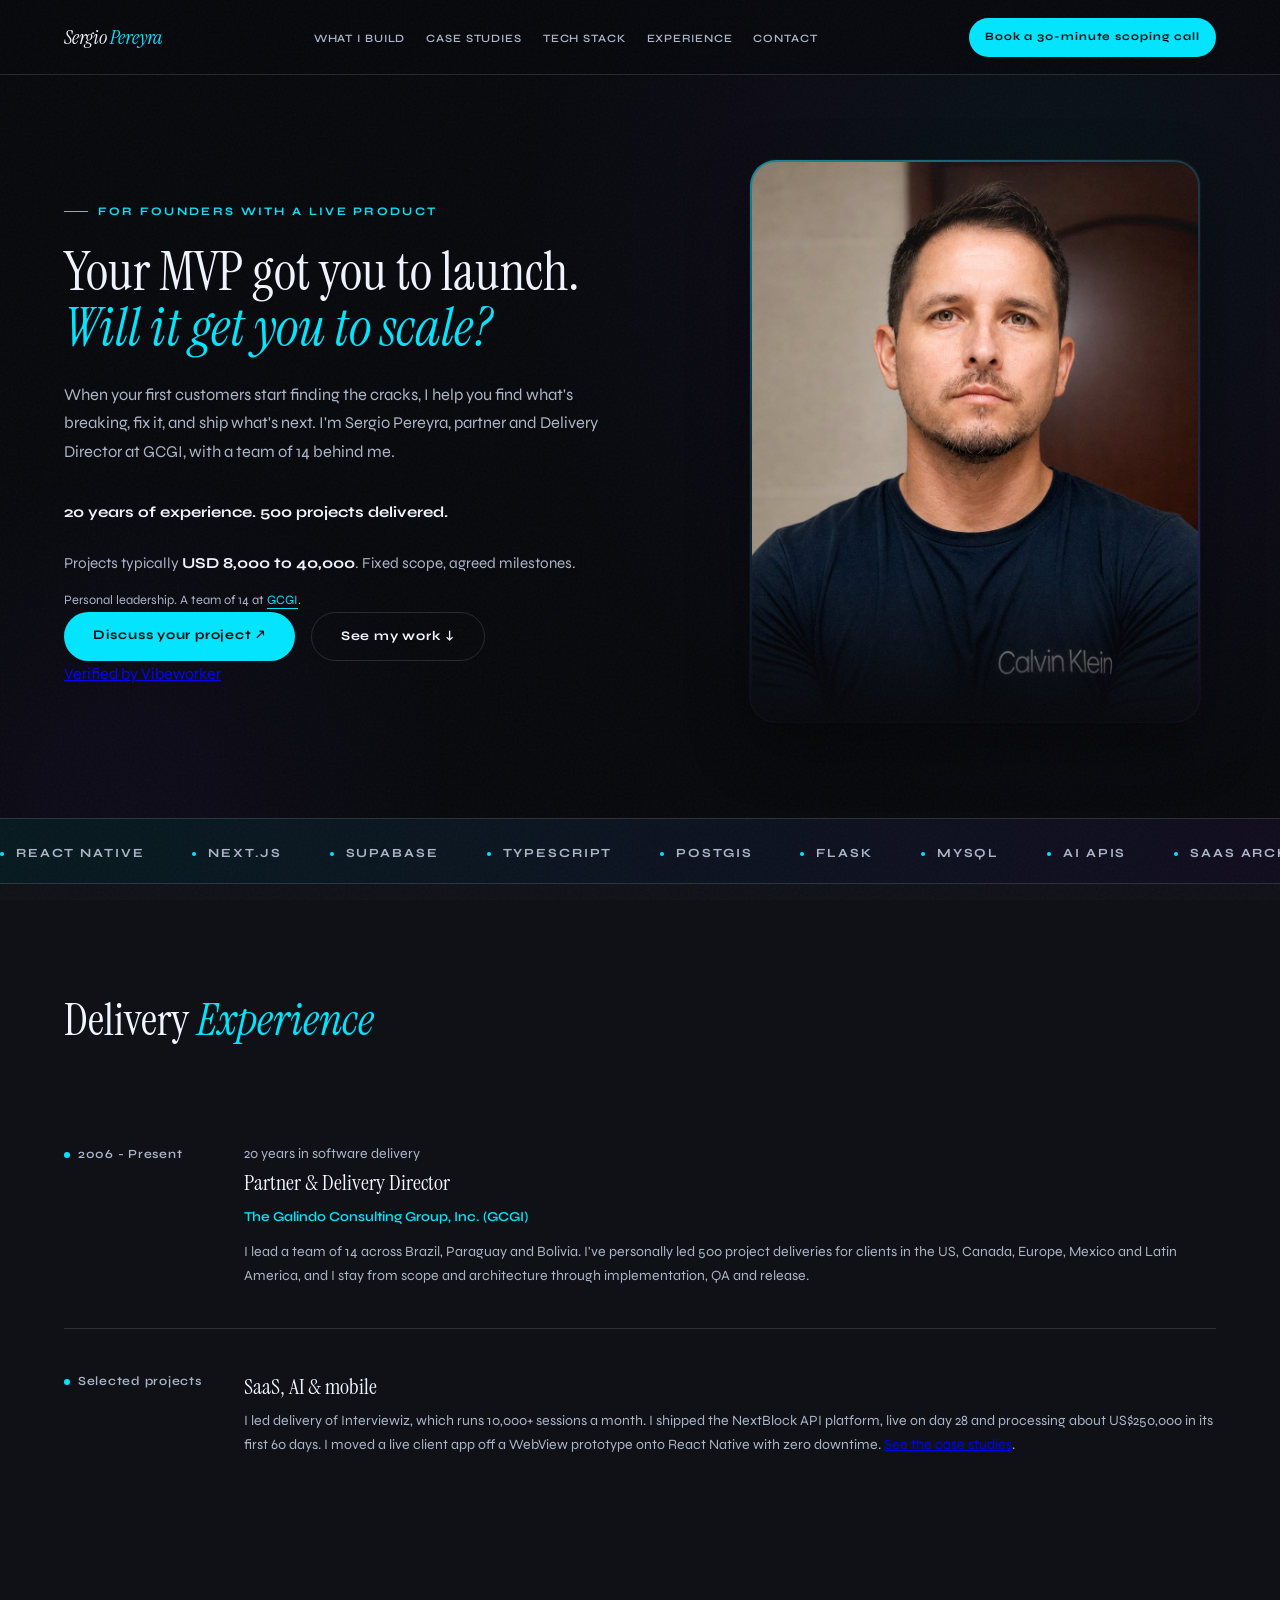
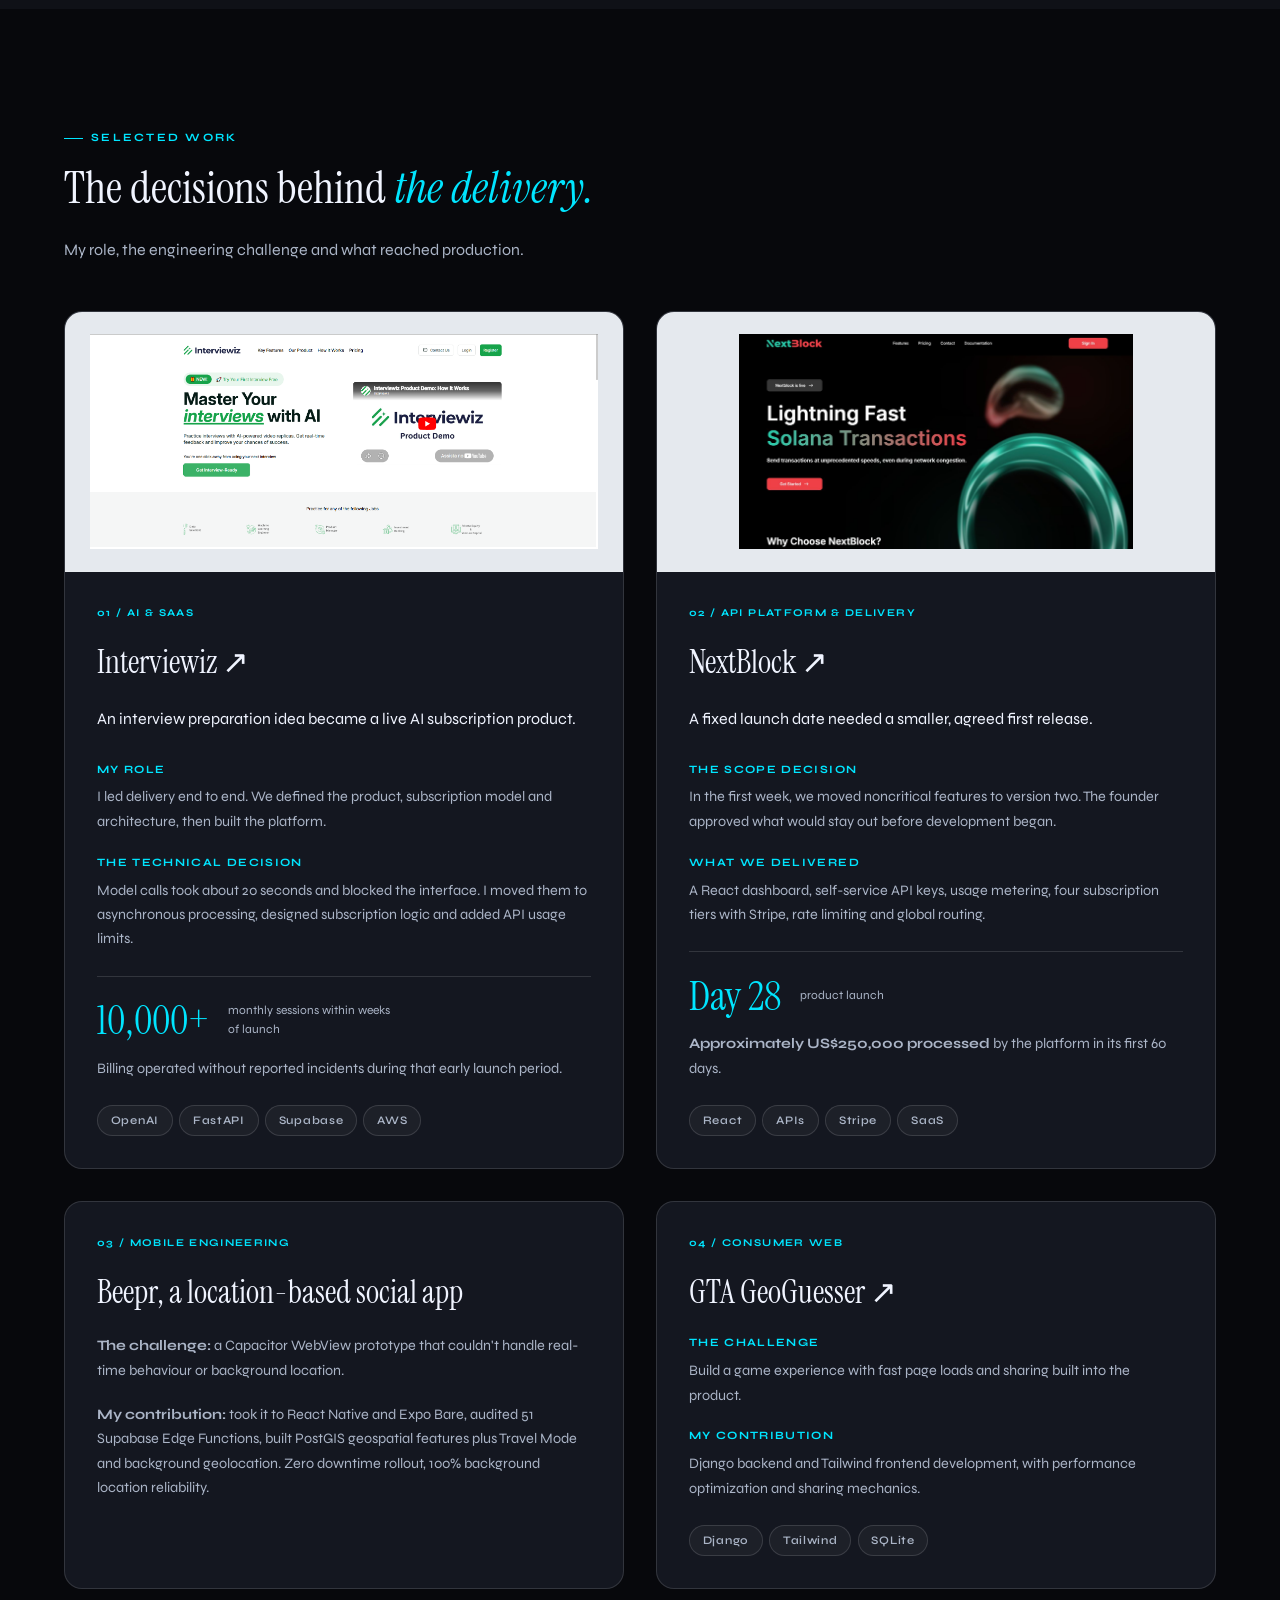
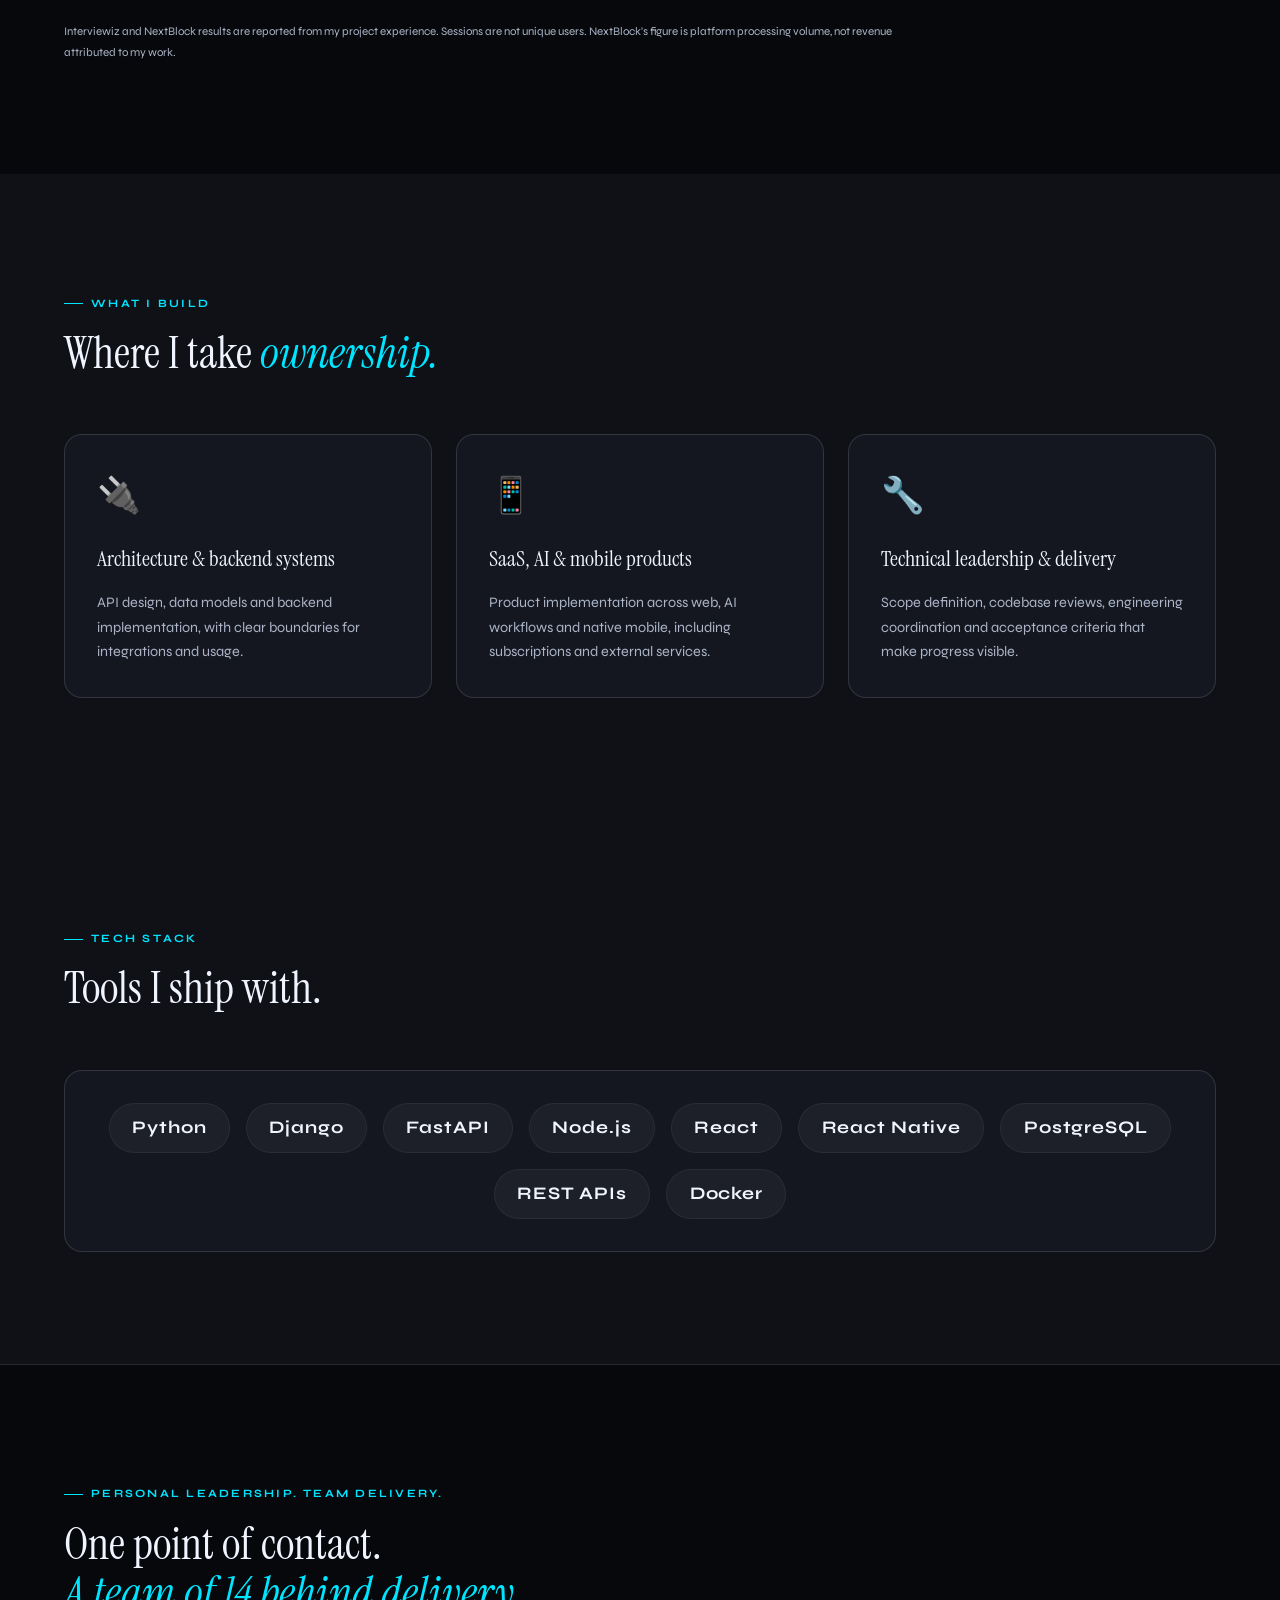
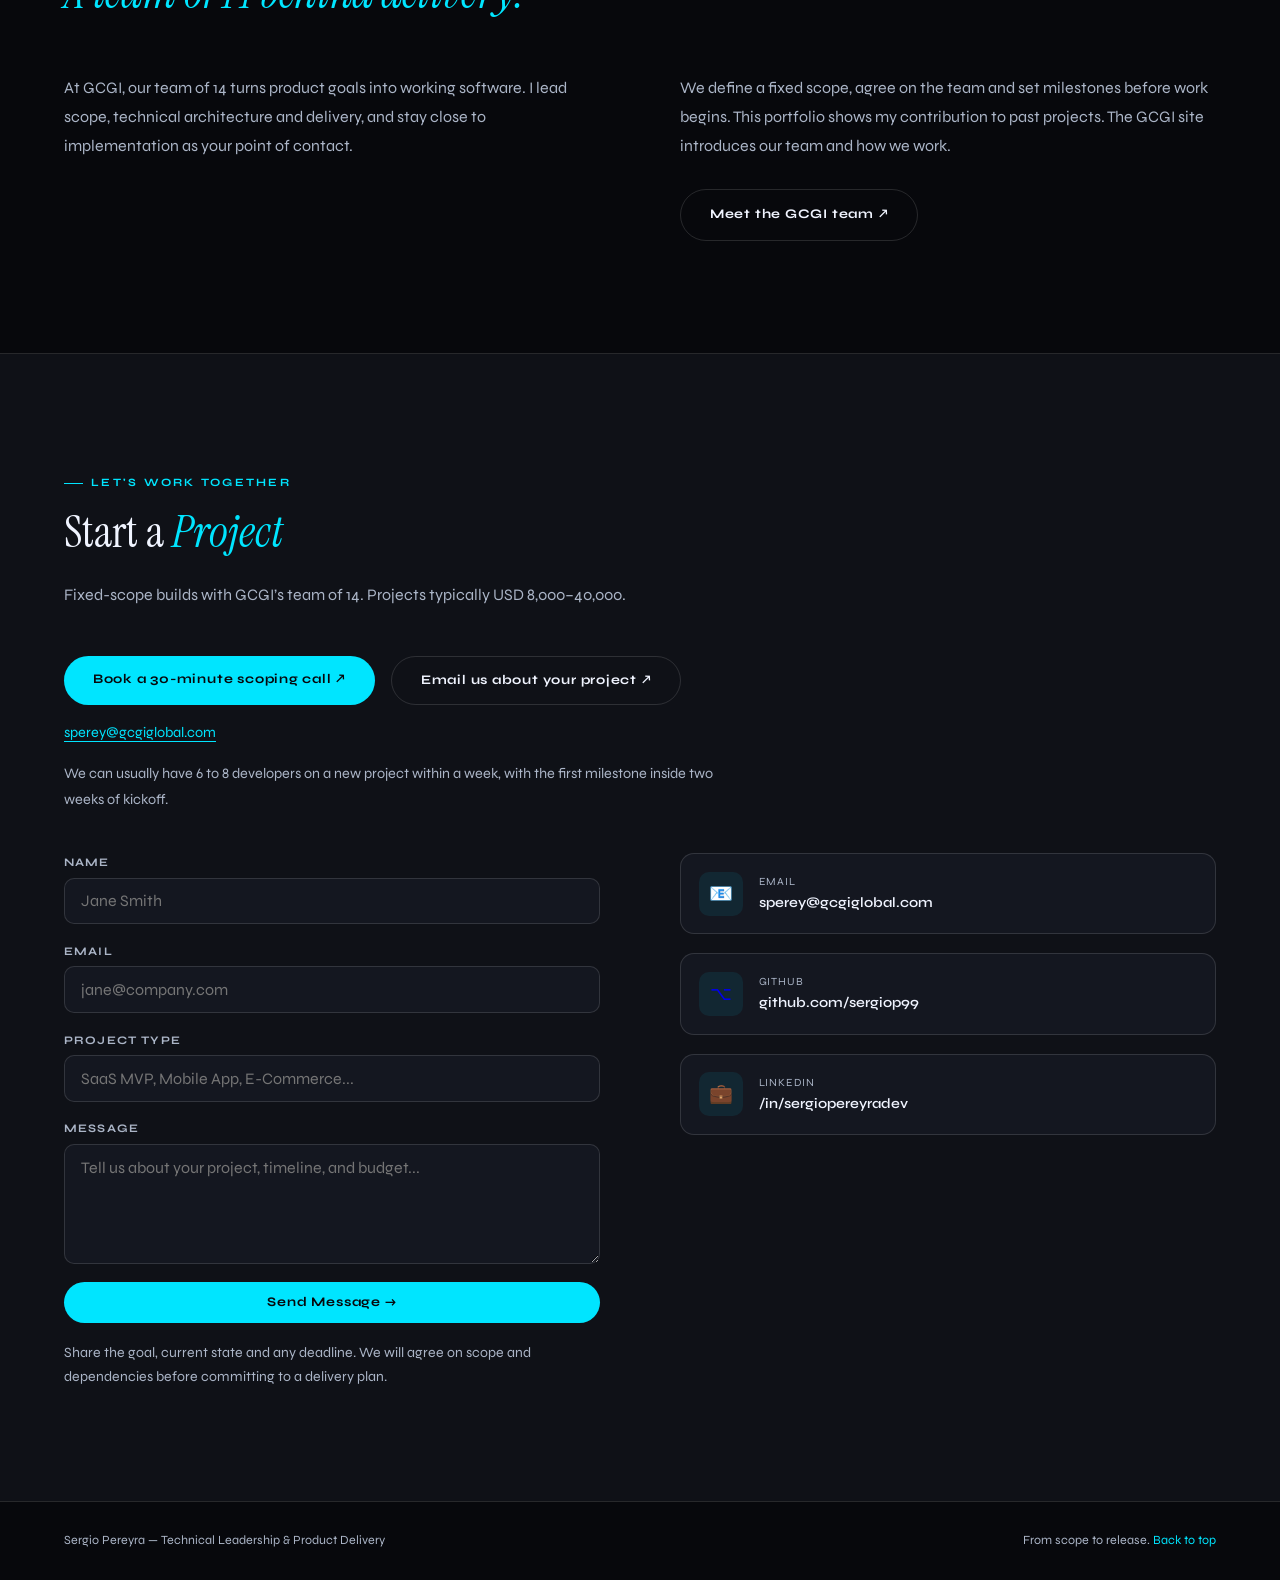
<file: index.html>
<!DOCTYPE html>
<html lang="en">
<head>
<meta charset="UTF-8"/>
<meta name="viewport" content="width=device-width,initial-scale=1.0"/>
<title>Sergio Pereyra — Technical Leadership & Product Delivery</title>
<meta name="description" content="Sergio Pereyra helps founders take live SaaS, AI and mobile products from MVP to scale. Partner and Delivery Director at GCGI.">
<link rel="canonical" href="https://sergiopereyra-dev.vercel.app/">
<meta property="og:title" content="Sergio Pereyra — Technical Leadership & Product Delivery">
<meta property="og:description" content="GCGI: a team of 14 building SaaS, AI and mobile products. Projects typically USD 8,000–40,000. Clear scope and accountable delivery.">
<meta property="og:type" content="website">
<meta property="og:url" content="https://sergiopereyra-dev.vercel.app/">
<link rel="preconnect" href="https://fonts.googleapis.com">
<link href="https://fonts.googleapis.com/css2?family=Instrument+Serif:ital@0;1&family=Syne:wght@400;500;600;700;800&display=swap" rel="stylesheet">
<link rel="stylesheet" href="./styles.css">
</head>
<body>
<a class="skip-link" href="#home">Skip to content</a>

<nav>
  <a class="nav-logo" href="#home">Sergio <span>Pereyra</span></a>
  <button type="button" class="menu-toggle" aria-expanded="false" aria-controls="nav-links">Menu</button>
  <ul class="nav-links" id="nav-links">
    <li><a href="#services">What I Build</a></li>
    <li><a href="#case-studies">Case Studies</a></li>
    <li><a href="#tech">Tech Stack</a></li>
    <li><a href="#experience">Experience</a></li>
    <li><a href="#contact">Contact</a></li>
  </ul>
  <a href="https://cal.com/sergio-pereyra-fpngvk/30min" target="_blank" rel="noopener noreferrer" class="nav-cta">Book a 30-minute scoping call</a>
</nav>

<section class="hero" id="home">
  <div class="hero-glow"></div>
  <div class="hero-glow2"></div>

  <div class="hero-text">
    <div class="hero-eyebrow">For founders with a live product</div>
    <h1>Your MVP got you to launch.<br><em>Will it get you to scale?</em></h1>
    <p class="hero-sub">When your first customers start finding the cracks, I help you find what's breaking, fix it, and ship what's next. I'm Sergio Pereyra, partner and Delivery Director at GCGI, with a team of 14 behind me.</p>
    <p class="hero-track-record">20 years of experience. 500 projects delivered.</p>
    <p class="project-offer">Projects typically <strong>USD 8,000 to 40,000</strong>. Fixed scope, agreed milestones.</p>
    <p class="hero-affiliation">Personal leadership. A team of 14 at <a href="https://galindo-consulting.vercel.app/" target="_blank" rel="noopener noreferrer">GCGI</a>.</p>
    <div class="hero-actions">
      <a href="#contact" class="btn btn-cyan">Discuss your project ↗</a>
      <a href="#case-studies" class="btn btn-ghost">See my work ↓</a>
    </div>
    <div class="vibeworker-widget" data-profile="~01c3d3c26484fa3d2a" data-size="medium">
      <a href="https://tryvibeworker.com/upwork-widget?ref=widget&amp;w=01c3d3c26484fa3d2a">Verified by Vibeworker</a>
    </div>
  </div>

  <div class="hero-visual">
    <div class="photo-frame">
      <img src="./sergio.jpeg" alt="Sergio Pereyra" width="620" height="775" fetchpriority="high">
      <div class="photo-overlay"></div>
    </div>
  </div>
</section>

<div class="marquee-wrap">
  <div class="marquee-track">
    <div class="marquee-item"><span class="marquee-dot"></span>React Native</div>
    <div class="marquee-item"><span class="marquee-dot"></span>Next.js</div>
    <div class="marquee-item"><span class="marquee-dot"></span>Supabase</div>
    <div class="marquee-item"><span class="marquee-dot"></span>TypeScript</div>
    <div class="marquee-item"><span class="marquee-dot"></span>PostGIS</div>
    <div class="marquee-item"><span class="marquee-dot"></span>Flask</div>
    <div class="marquee-item"><span class="marquee-dot"></span>MySQL</div>
    <div class="marquee-item"><span class="marquee-dot"></span>AI APIs</div>
    <div class="marquee-item"><span class="marquee-dot"></span>SaaS Architecture</div>
    <div class="marquee-item"><span class="marquee-dot"></span>Shopify</div>
    <div class="marquee-item"><span class="marquee-dot"></span>Tailwind CSS</div>
    <div class="marquee-item"><span class="marquee-dot"></span>PostgreSQL</div>
    <div class="marquee-item"><span class="marquee-dot"></span>React Native</div>
    <div class="marquee-item"><span class="marquee-dot"></span>Next.js</div>
    <div class="marquee-item"><span class="marquee-dot"></span>Supabase</div>
    <div class="marquee-item"><span class="marquee-dot"></span>TypeScript</div>
    <div class="marquee-item"><span class="marquee-dot"></span>PostGIS</div>
    <div class="marquee-item"><span class="marquee-dot"></span>Flask</div>
    <div class="marquee-item"><span class="marquee-dot"></span>MySQL</div>
    <div class="marquee-item"><span class="marquee-dot"></span>AI APIs</div>
    <div class="marquee-item"><span class="marquee-dot"></span>SaaS Architecture</div>
    <div class="marquee-item"><span class="marquee-dot"></span>Shopify</div>
    <div class="marquee-item"><span class="marquee-dot"></span>Tailwind CSS</div>
    <div class="marquee-item"><span class="marquee-dot"></span>PostgreSQL</div>
  </div>
</div>

<section class="exp-section reveal" id="experience">
  <h2>Delivery <em>Experience</em></h2>
  <div class="exp-grid">
    <div class="exp-item">
      <div class="exp-date"><span class="exp-dot"></span>2006 - Present</div>
      <div>
        <p class="exp-desc">20 years in software delivery</p>
        <div class="exp-role">Partner &amp; Delivery Director</div>
        <div class="exp-company">The Galindo Consulting Group, Inc. (GCGI)</div>
        <p class="exp-desc">I lead a team of 14 across Brazil, Paraguay and Bolivia. I've personally led 500 project deliveries for clients in the US, Canada, Europe, Mexico and Latin America, and I stay from scope and architecture through implementation, QA and release.</p>
      </div>
    </div>
    <div class="exp-item">
      <div class="exp-date"><span class="exp-dot"></span>Selected projects</div>
      <div>
        <div class="exp-role">SaaS, AI &amp; mobile</div>
        <p class="exp-desc">I led delivery of Interviewiz, which runs 10,000+ sessions a month. I shipped the NextBlock API platform, live on day 28 and processing about US$250,000 in its first 60 days. I moved a live client app off a WebView prototype onto React Native with zero downtime. <a href="#case-studies">See the case studies</a>.</p>
      </div>
    </div>
  </div>
</section>

<section class="case-studies-section" id="case-studies">
  <div class="section-tag">Selected Work</div>
  <h2>The decisions behind <em>the delivery.</em></h2>
  <p class="section-intro">My role, the engineering challenge and what reached production.</p>
  <div class="case-studies-grid">
    <article class="case-card featured-case">
      <img class="case-image" src="./interviewiz.png" alt="Interviewiz AI interview preparation platform" loading="lazy" width="1000" height="650">
      <div class="case-content">
        <p class="case-kicker">01 / AI & SAAS</p>
        <h3 class="case-title"><a href="https://interviewiz.com/" target="_blank" rel="noopener noreferrer">Interviewiz ↗</a></h3>
        <p class="case-lead">An interview preparation idea became a live AI subscription product.</p>
        <div class="case-block"><div class="case-label">My role</div><p class="case-text">I led delivery end to end. We defined the product, subscription model and architecture, then built the platform.</p></div>
        <div class="case-block"><div class="case-label">The technical decision</div><p class="case-text">Model calls took about 20 seconds and blocked the interface. I moved them to asynchronous processing, designed subscription logic and added API usage limits.</p></div>
        <div class="case-outcome"><strong>10,000+</strong><span>monthly sessions within weeks of launch</span></div>
        <p class="case-text">Billing operated without reported incidents during that early launch period.</p>
        <div class="case-stack"><span class="pill">OpenAI</span><span class="pill">FastAPI</span><span class="pill">Supabase</span><span class="pill">AWS</span></div>
      </div>
    </article>
    <article class="case-card featured-case">
      <img class="case-image" src="./nextblock.jpeg" alt="NextBlock blockchain API platform" loading="lazy" width="1000" height="650">
      <div class="case-content">
        <p class="case-kicker">02 / API PLATFORM & DELIVERY</p>
        <h3 class="case-title"><a href="https://nextblock.io/" target="_blank" rel="noopener noreferrer">NextBlock ↗</a></h3>
        <p class="case-lead">A fixed launch date needed a smaller, agreed first release.</p>
        <div class="case-block"><div class="case-label">The scope decision</div><p class="case-text">In the first week, we moved noncritical features to version two. The founder approved what would stay out before development began.</p></div>
        <div class="case-block"><div class="case-label">What we delivered</div><p class="case-text">A React dashboard, self-service API keys, usage metering, four subscription tiers with Stripe, rate limiting and global routing.</p></div>
        <div class="case-outcome"><strong>Day 28</strong><span>product launch</span></div>
        <p class="case-text"><strong>Approximately US$250,000 processed</strong> by the platform in its first 60 days.</p>
        <div class="case-stack"><span class="pill">React</span><span class="pill">APIs</span><span class="pill">Stripe</span><span class="pill">SaaS</span></div>
      </div>
    </article>
    <article class="case-card secondary-case">
      <p class="case-kicker">03 / MOBILE ENGINEERING</p>
      <h3 class="case-title">Beepr, a location-based social app</h3>
      <div class="case-block"><p class="case-text"><strong>The challenge:</strong> a Capacitor WebView prototype that couldn't handle real-time behaviour or background location.</p></div>
      <div class="case-block"><p class="case-text"><strong>My contribution:</strong> took it to React Native and Expo Bare, audited 51 Supabase Edge Functions, built PostGIS geospatial features plus Travel Mode and background geolocation. Zero downtime rollout, 100% background location reliability.</p></div>
    </article>
    <article class="case-card secondary-case">
      <p class="case-kicker">04 / CONSUMER WEB</p>
      <h3 class="case-title"><a href="https://gta-geoguesser.com/" target="_blank" rel="noopener noreferrer">GTA GeoGuesser ↗</a></h3>
      <div class="case-block"><div class="case-label">The challenge</div><p class="case-text">Build a game experience with fast page loads and sharing built into the product.</p></div>
      <div class="case-block"><div class="case-label">My contribution</div><p class="case-text">Django backend and Tailwind frontend development, with performance optimization and sharing mechanics.</p></div>
      <div class="case-stack"><span class="pill">Django</span><span class="pill">Tailwind</span><span class="pill">SQLite</span></div>
    </article>
  </div>
  <p class="case-note">Interviewiz and NextBlock results are reported from my project experience. Sessions are not unique users. NextBlock's figure is platform processing volume, not revenue attributed to my work.</p>
</section>

<section class="services-section reveal" id="services">
  <div class="section-tag">What I Build</div>
  <h2>Where I take <em>ownership.</em></h2>
  <div class="services-grid">
    <div class="service-card">
      <div class="service-icon">🔌</div>
      <div class="service-title">Architecture & backend systems</div>
      <div class="service-desc">API design, data models and backend implementation, with clear boundaries for integrations and usage.</div>
    </div>
    <div class="service-card">
      <div class="service-icon">📱</div>
      <div class="service-title">SaaS, AI & mobile products</div>
      <div class="service-desc">Product implementation across web, AI workflows and native mobile, including subscriptions and external services.</div>
    </div>
    <div class="service-card">
      <div class="service-icon">🔧</div>
      <div class="service-title">Technical leadership & delivery</div>
      <div class="service-desc">Scope definition, codebase reviews, engineering coordination and acceptance criteria that make progress visible.</div>
    </div>
  </div>
</section>

<section class="tech-section reveal" id="tech">
  <div class="section-tag">Tech Stack</div>
  <h2>Tools I ship with.</h2>
  <div class="tech-row">
    <span class="tech-item">Python</span>
    <span class="tech-item">Django</span>
    <span class="tech-item">FastAPI</span>
    <span class="tech-item">Node.js</span>
    <span class="tech-item">React</span>
    <span class="tech-item">React Native</span>
    <span class="tech-item">PostgreSQL</span>
    <span class="tech-item">REST APIs</span>
    <span class="tech-item">Docker</span>
  </div>
</section>

<section class="gcg-section" id="gcg">
  <div class="section-tag">Personal leadership. Team delivery.</div>
  <h2>One point of contact.<br><em>A team of 14 behind delivery.</em></h2>
  <div class="gcg-grid"><p>At GCGI, our team of 14 turns product goals into working software. I lead scope, technical architecture and delivery, and stay close to implementation as your point of contact.</p><div><p>We define a fixed scope, agree on the team and set milestones before work begins. This portfolio shows my contribution to past projects. The GCGI site introduces our team and how we work.</p><a class="btn btn-ghost" href="https://galindo-consulting.vercel.app/" target="_blank" rel="noopener noreferrer">Meet the GCGI team ↗</a></div></div>
</section>

<section class="contact-section reveal" id="contact">
  <div class="section-tag">Let's Work Together</div>
  <h2>Start a <em>Project</em></h2>
  <p class="section-intro">Fixed-scope builds with GCGI’s team of 14. Projects typically USD 8,000–40,000.</p>
  <div class="contact-actions">
    <a href="https://cal.com/sergio-pereyra-fpngvk/30min" target="_blank" rel="noopener noreferrer" class="btn btn-cyan">Book a 30-minute scoping call ↗</a>
    <a href="mailto:sperey@gcgiglobal.com?subject=GCGI%20project%20inquiry" class="btn btn-ghost">Email us about your project ↗</a>
  </div>
  <p class="contact-email"><a href="mailto:sperey@gcgiglobal.com">sperey@gcgiglobal.com</a></p>
  <p class="contact-delivery">We can usually have 6 to 8 developers on a new project within a week, with the first milestone inside two weeks of kickoff.</p>
  <div class="contact-grid">
    <form class="contact-form">
      <div class="f-group">
        <label for="name">Name</label>
        <input id="name" name="name" type="text" autocomplete="name" maxlength="100" required placeholder="Jane Smith">
      </div>
      <div class="f-group">
        <label for="email">Email</label>
        <input id="email" name="email" type="email" autocomplete="email" maxlength="254" required placeholder="jane@company.com">
      </div>
      <div class="f-group">
        <label for="project-type">Project Type</label>
        <input id="project-type" name="project-type" type="text" placeholder="SaaS MVP, Mobile App, E-Commerce...">
      </div>
      <div class="f-group">
        <label for="message">Message</label>
        <textarea id="message" name="message" maxlength="5000" required placeholder="Tell us about your project, timeline, and budget..."></textarea>
      </div>
      <button class="btn btn-cyan" type="submit">Send Message →</button>
      <p id="form-status" role="status" aria-live="polite"></p>
      <p class="exp-desc">Share the goal, current state and any deadline. We will agree on scope and dependencies before committing to a delivery plan.</p>
    </form>
    <div class="contact-info">
      <a class="c-item" href="mailto:sperey@gcgiglobal.com">
        <span class="c-icon">📧</span>
        <span><span class="c-label">Email</span><span class="c-val">sperey@gcgiglobal.com</span></span>
      </a>
      <a class="c-item" href="https://github.com/sergiop99" target="_blank" rel="noreferrer">
        <span class="c-icon">⌥</span>
        <span><span class="c-label">GitHub</span><span class="c-val">github.com/sergiop99</span></span>
      </a>
      <a class="c-item" href="https://www.linkedin.com/in/sergiopereyradev/" target="_blank" rel="noreferrer">
        <span class="c-icon">💼</span>
        <span><span class="c-label">LinkedIn</span><span class="c-val">/in/sergiopereyradev</span></span>
      </a>
    </div>
  </div>
</section>

<footer>
  <span>Sergio Pereyra — Technical Leadership & Product Delivery</span>
  <span>From scope to release. <a href="#home">Back to top</a></span>
</footer>

<script>
const menu = document.querySelector('.menu-toggle');
const navLinks = document.querySelector('.nav-links');
function closeMenu(){menu.setAttribute('aria-expanded','false');navLinks.classList.remove('open');}
menu.addEventListener('click',()=>{const open=menu.getAttribute('aria-expanded')==='true';menu.setAttribute('aria-expanded',String(!open));navLinks.classList.toggle('open',!open);});
navLinks.querySelectorAll('a').forEach(link=>link.addEventListener('click',closeMenu));
document.addEventListener('keydown',event=>{if(event.key==='Escape'){closeMenu();}});

const contactForm = document.querySelector('.contact-form');
contactForm?.addEventListener('submit', async (event) => {
  event.preventDefault();

  if(!contactForm.reportValidity()) return;
  const status=document.getElementById('form-status');
  status.textContent='Sending your message…';
  const formData = {
    name: contactForm.querySelector('#name').value,
    email: contactForm.querySelector('#email').value,
    project_type: contactForm.querySelector('#project-type').value,
    message: contactForm.querySelector('#message').value
  };

  const submitBtn = contactForm.querySelector('button[type="submit"]');
  const originalText = submitBtn.textContent;
  submitBtn.textContent = 'Sending...';
  submitBtn.disabled = true;

  try {
    const API_URL = ['localhost','127.0.0.1'].includes(window.location.hostname)
      ? 'http://localhost:8000/api/contact'
      : 'https://portifolio-sergio-backend.onrender.com/api/contact';

    const response = await fetch(API_URL, {
      method: 'POST',
      headers: {
        'Content-Type': 'application/json'
      },
      body: JSON.stringify(formData),
      signal: AbortSignal.timeout(20000)
    });

    const result = await response.json();

    if (response.ok) {
      status.textContent='Message sent. Thank you for getting in touch.';
      contactForm.reset();
    } else {
      status.textContent='The message could not be sent. Please email sperey@gcgiglobal.com directly.';
    }
  } catch (error) {
    console.error('Error:', error);
    status.textContent='The contact service is unavailable. Please email sperey@gcgiglobal.com directly.';
  } finally {
    submitBtn.textContent = originalText;
    submitBtn.disabled = false;
  }
});
</script>
<script async src="https://tryvibeworker.com/embed/widget.js"></script>
</body>
</html>
</file>
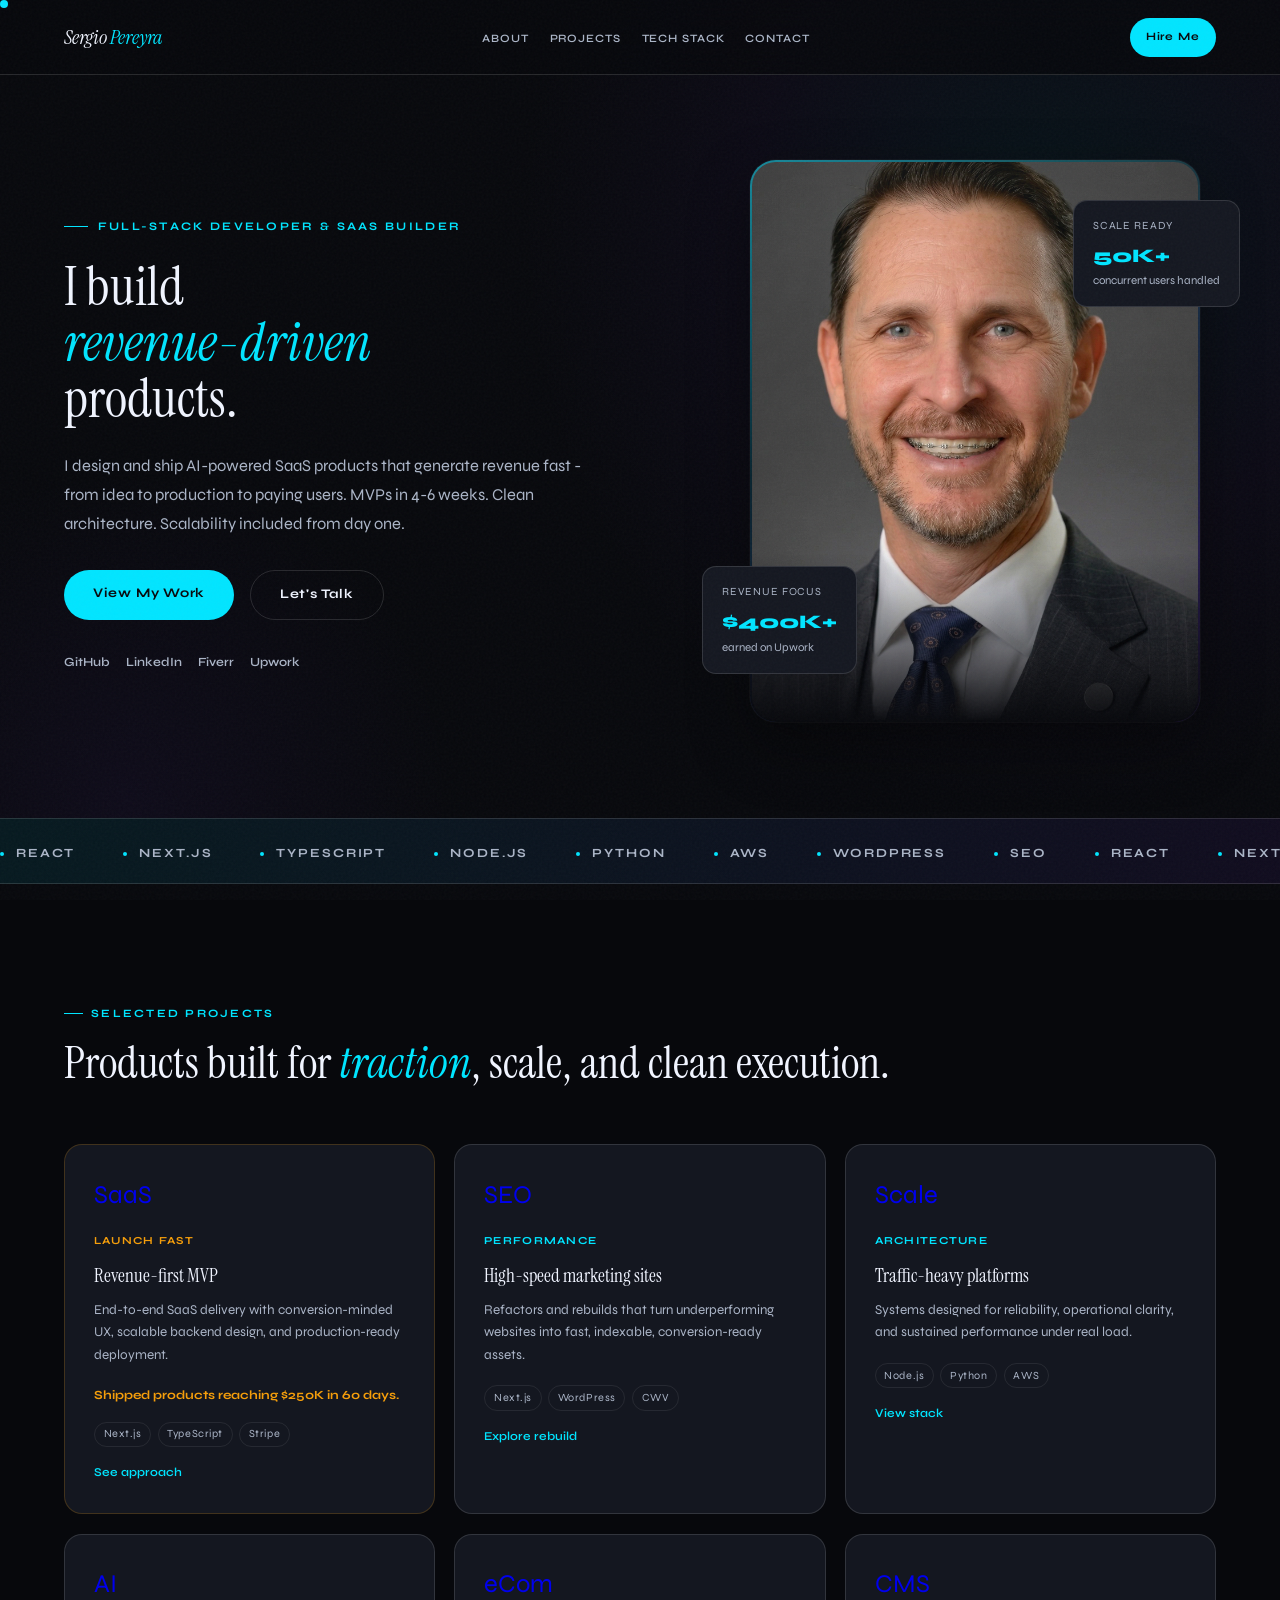
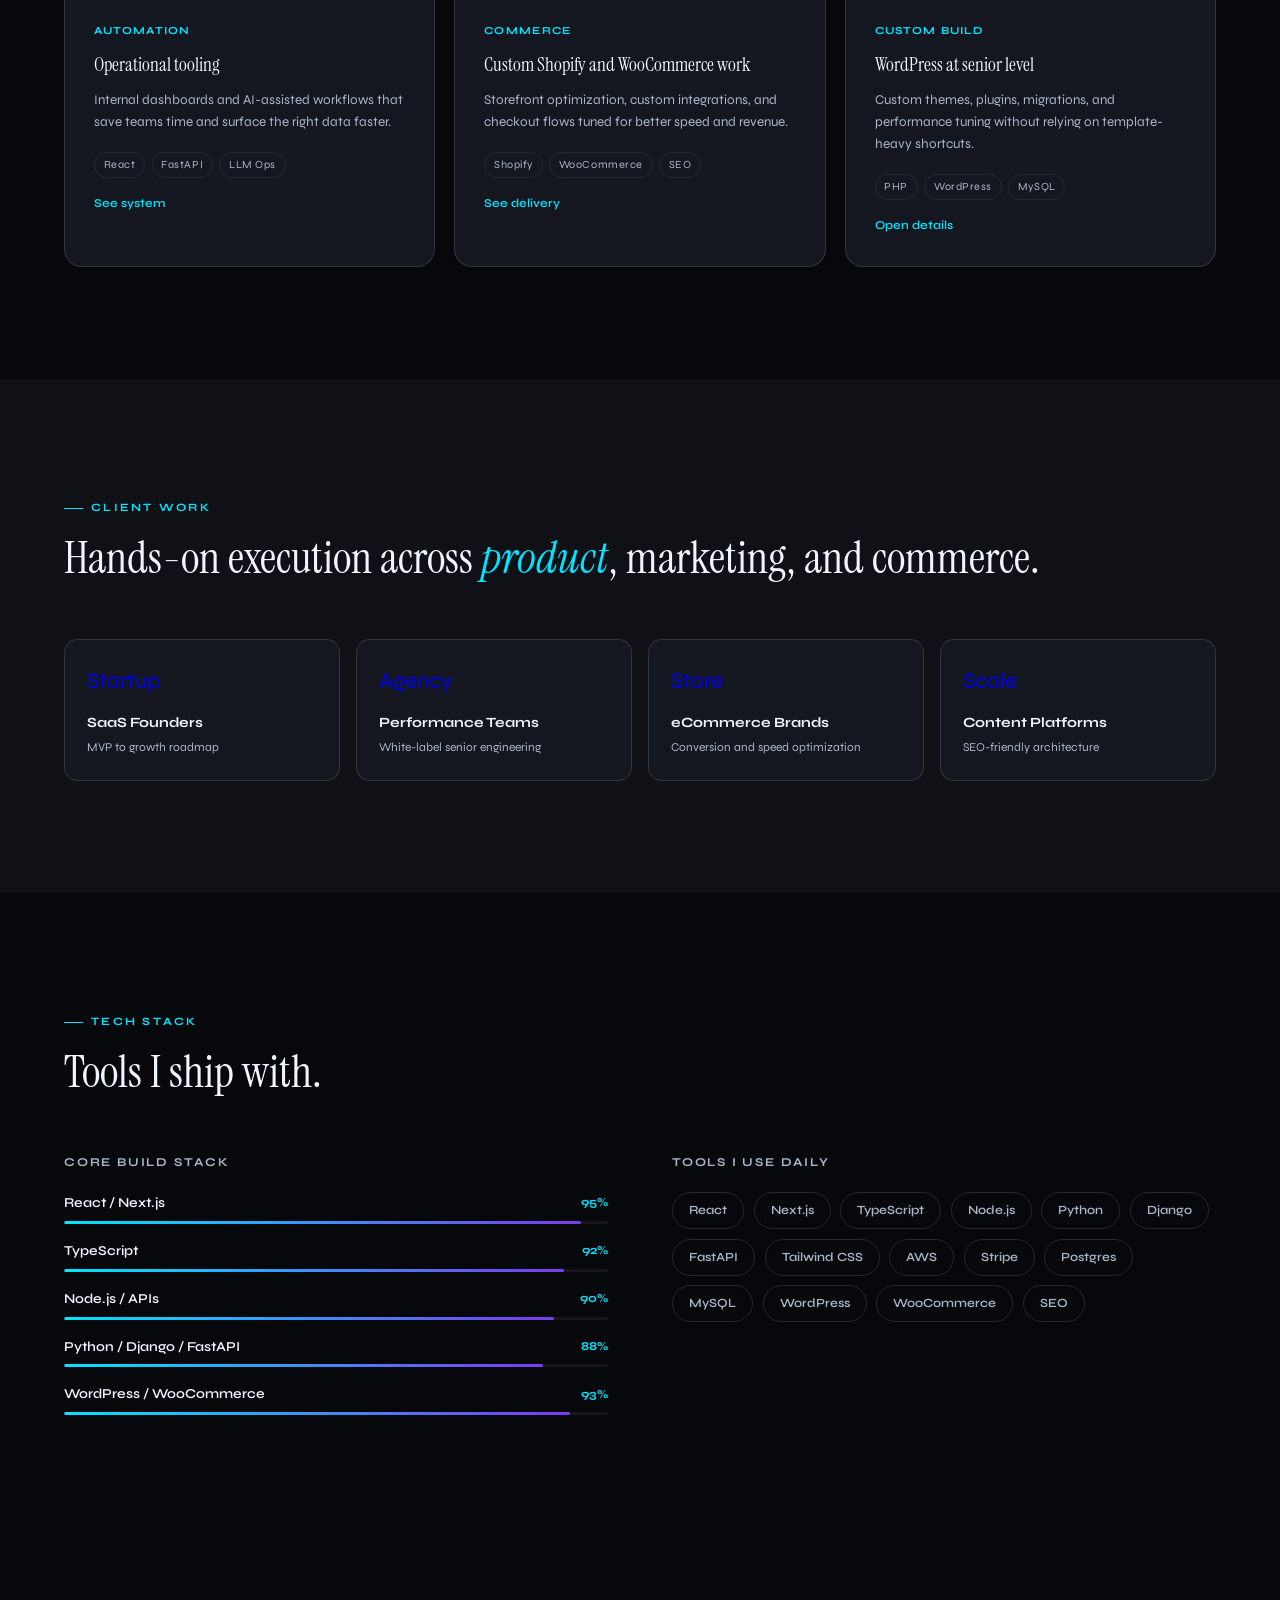
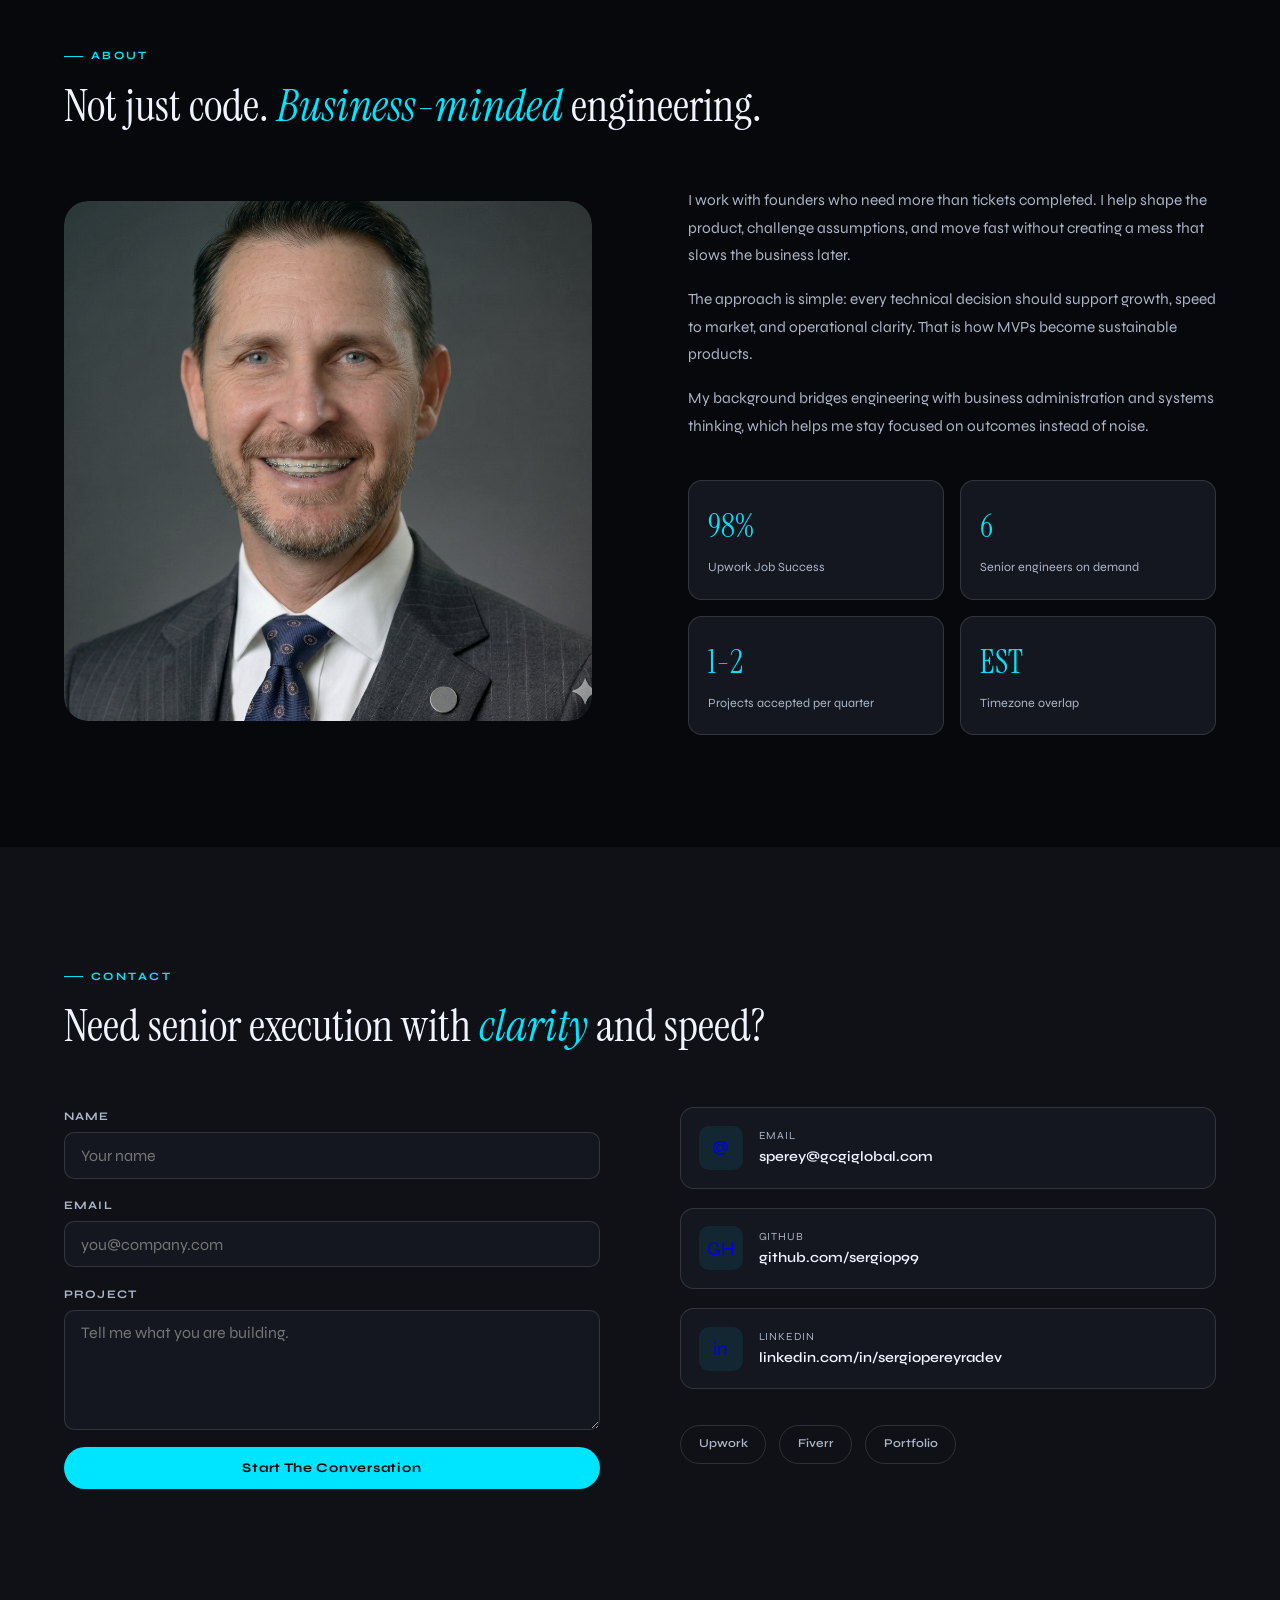
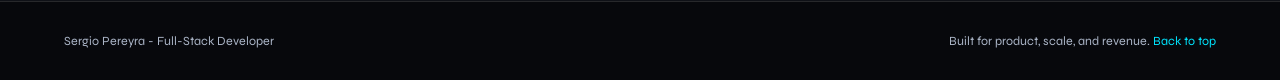
<file: index.generated.html>
<!DOCTYPE html>
<html lang="en">
<head>
<meta charset="UTF-8"/>
<meta name="viewport" content="width=device-width,initial-scale=1.0"/>
<title>Sergio Pereyra - Full-Stack Developer</title>
<link rel="preconnect" href="https://fonts.googleapis.com">
<link href="https://fonts.googleapis.com/css2?family=Instrument+Serif:ital@0;1&family=Syne:wght@400;500;600;700;800&display=swap" rel="stylesheet">
<link rel="stylesheet" href="./styles.css">
</head>
<body>
<div class="cursor" id="cursor"></div>

<nav>
  <a class="nav-logo" href="#home">Sergio <span>Pereyra</span></a>
  <ul class="nav-links">
    <li><a href="#about">About</a></li>
    <li><a href="#projects">Projects</a></li>
    <li><a href="#tech-stack">Tech Stack</a></li>
    <li><a href="#contact">Contact</a></li>
  </ul>
  <a href="mailto:sperey@gcgiglobal.com" class="nav-cta">Hire Me</a>
</nav>

<section class="hero" id="home">
  <div class="hero-glow"></div>
  <div class="hero-glow2"></div>

  <div class="hero-text">
    <div class="hero-eyebrow">Full-Stack Developer & SaaS Builder</div>
    <h1>I build<br/><em>revenue-driven</em><br/>products.</h1>
    <p class="hero-sub">I design and ship AI-powered SaaS products that generate revenue fast - from idea to production to paying users. MVPs in 4-6 weeks. Clean architecture. Scalability included from day one.</p>
    <div class="hero-actions">
      <a href="#projects" class="btn btn-cyan">View My Work</a>
      <a href="#contact" class="btn btn-ghost">Let's Talk</a>
    </div>
    <div class="hero-links">
      <a href="https://github.com/sergiop99" target="_blank" rel="noreferrer" class="hero-link">GitHub</a>
      <a href="https://www.linkedin.com/in/sergiopereyradev/" target="_blank" rel="noreferrer" class="hero-link">LinkedIn</a>
      <a href="https://www.fiverr.com/sergiopereyra" target="_blank" rel="noreferrer" class="hero-link">Fiverr</a>
      <a href="https://www.upwork.com/freelancers/~01c3d3c26484fa3d2a" target="_blank" rel="noreferrer" class="hero-link">Upwork</a>
    </div>
  </div>

  <div class="hero-visual">
    <div class="photo-frame">
      <img src="./hero.jpg" alt="Sergio Pereyra">
      <div class="photo-overlay"></div>
    </div>
    <div class="float-card float-card-1">
      <div class="fc-label">Revenue Focus</div>
      <div class="fc-value">$400K+</div>
      <div class="fc-sub">earned on Upwork</div>
    </div>
    <div class="float-card float-card-2">
      <div class="fc-label">Scale Ready</div>
      <div class="fc-value">50K+</div>
      <div class="fc-sub">concurrent users handled</div>
    </div>
  </div>
</section>

<div class="marquee-wrap">
  <div class="marquee-track">
    <div class="marquee-item"><span class="marquee-dot"></span>React</div>
    <div class="marquee-item"><span class="marquee-dot"></span>Next.js</div>
    <div class="marquee-item"><span class="marquee-dot"></span>TypeScript</div>
    <div class="marquee-item"><span class="marquee-dot"></span>Node.js</div>
    <div class="marquee-item"><span class="marquee-dot"></span>Python</div>
    <div class="marquee-item"><span class="marquee-dot"></span>AWS</div>
    <div class="marquee-item"><span class="marquee-dot"></span>WordPress</div>
    <div class="marquee-item"><span class="marquee-dot"></span>SEO</div>
    <div class="marquee-item"><span class="marquee-dot"></span>React</div>
    <div class="marquee-item"><span class="marquee-dot"></span>Next.js</div>
    <div class="marquee-item"><span class="marquee-dot"></span>TypeScript</div>
    <div class="marquee-item"><span class="marquee-dot"></span>Node.js</div>
    <div class="marquee-item"><span class="marquee-dot"></span>Python</div>
    <div class="marquee-item"><span class="marquee-dot"></span>AWS</div>
    <div class="marquee-item"><span class="marquee-dot"></span>WordPress</div>
    <div class="marquee-item"><span class="marquee-dot"></span>SEO</div>
  </div>
</div>


<section class="reveal" id="projects">
  <div class="section-tag">Selected Projects</div>
  <h2>Products built for <em>traction</em>, scale, and clean execution.</h2>
  <div class="projects-grid">
    <a class="proj-card highlight" href="#contact">
      <span class="proj-emoji">SaaS</span>
      <div class="proj-tag">Launch Fast</div>
      <div class="proj-title">Revenue-first MVP</div>
      <div class="proj-desc">End-to-end SaaS delivery with conversion-minded UX, scalable backend design, and production-ready deployment.</div>
      <div class="proj-outcome">Shipped products reaching $250K in 60 days.</div>
      <div class="proj-stack">
        <span class="proj-tech">Next.js</span>
        <span class="proj-tech">TypeScript</span>
        <span class="proj-tech">Stripe</span>
      </div>
      <span class="proj-link">See approach</span>
    </a>
    <a class="proj-card" href="#contact">
      <span class="proj-emoji">SEO</span>
      <div class="proj-tag">Performance</div>
      <div class="proj-title">High-speed marketing sites</div>
      <div class="proj-desc">Refactors and rebuilds that turn underperforming websites into fast, indexable, conversion-ready assets.</div>
      <div class="proj-stack">
        <span class="proj-tech">Next.js</span>
        <span class="proj-tech">WordPress</span>
        <span class="proj-tech">CWV</span>
      </div>
      <span class="proj-link">Explore rebuild</span>
    </a>
    <a class="proj-card" href="#contact">
      <span class="proj-emoji">Scale</span>
      <div class="proj-tag">Architecture</div>
      <div class="proj-title">Traffic-heavy platforms</div>
      <div class="proj-desc">Systems designed for reliability, operational clarity, and sustained performance under real load.</div>
      <div class="proj-stack">
        <span class="proj-tech">Node.js</span>
        <span class="proj-tech">Python</span>
        <span class="proj-tech">AWS</span>
      </div>
      <span class="proj-link">View stack</span>
    </a>
    <a class="proj-card" href="#contact">
      <span class="proj-emoji">AI</span>
      <div class="proj-tag">Automation</div>
      <div class="proj-title">Operational tooling</div>
      <div class="proj-desc">Internal dashboards and AI-assisted workflows that save teams time and surface the right data faster.</div>
      <div class="proj-stack">
        <span class="proj-tech">React</span>
        <span class="proj-tech">FastAPI</span>
        <span class="proj-tech">LLM Ops</span>
      </div>
      <span class="proj-link">See system</span>
    </a>
    <a class="proj-card" href="#contact">
      <span class="proj-emoji">eCom</span>
      <div class="proj-tag">Commerce</div>
      <div class="proj-title">Custom Shopify and WooCommerce work</div>
      <div class="proj-desc">Storefront optimization, custom integrations, and checkout flows tuned for better speed and revenue.</div>
      <div class="proj-stack">
        <span class="proj-tech">Shopify</span>
        <span class="proj-tech">WooCommerce</span>
        <span class="proj-tech">SEO</span>
      </div>
      <span class="proj-link">See delivery</span>
    </a>
    <a class="proj-card" href="#contact">
      <span class="proj-emoji">CMS</span>
      <div class="proj-tag">Custom Build</div>
      <div class="proj-title">WordPress at senior level</div>
      <div class="proj-desc">Custom themes, plugins, migrations, and performance tuning without relying on template-heavy shortcuts.</div>
      <div class="proj-stack">
        <span class="proj-tech">PHP</span>
        <span class="proj-tech">WordPress</span>
        <span class="proj-tech">MySQL</span>
      </div>
      <span class="proj-link">Open details</span>
    </a>
  </div>
</section>

<section class="clients-section reveal">
  <div class="section-tag">Client Work</div>
  <h2>Hands-on execution across <em>product</em>, marketing, and commerce.</h2>
  <div class="clients-grid">
    <a class="client-card" href="#contact"><span class="client-icon">Startup</span><div class="client-name">SaaS Founders</div><div class="client-type">MVP to growth roadmap</div></a>
    <a class="client-card" href="#contact"><span class="client-icon">Agency</span><div class="client-name">Performance Teams</div><div class="client-type">White-label senior engineering</div></a>
    <a class="client-card" href="#contact"><span class="client-icon">Store</span><div class="client-name">eCommerce Brands</div><div class="client-type">Conversion and speed optimization</div></a>
    <a class="client-card" href="#contact"><span class="client-icon">Scale</span><div class="client-name">Content Platforms</div><div class="client-type">SEO-friendly architecture</div></a>
  </div>
</section>

<section class="skills-section reveal" id="tech-stack">
  <div class="section-tag">Tech Stack</div>
  <h2>Tools I ship with.</h2>
  <div class="skills-wrap">
    <div>
      <div class="skill-group-title">Core Build Stack</div>
      <div class="skill-bars">
        <div class="skill-row">
          <div class="skill-top"><span class="skill-name">React / Next.js</span><span class="skill-pct">95%</span></div>
          <div class="skill-track"><div class="skill-fill" data-width="95%"></div></div>
        </div>
        <div class="skill-row">
          <div class="skill-top"><span class="skill-name">TypeScript</span><span class="skill-pct">92%</span></div>
          <div class="skill-track"><div class="skill-fill" data-width="92%"></div></div>
        </div>
        <div class="skill-row">
          <div class="skill-top"><span class="skill-name">Node.js / APIs</span><span class="skill-pct">90%</span></div>
          <div class="skill-track"><div class="skill-fill" data-width="90%"></div></div>
        </div>
        <div class="skill-row">
          <div class="skill-top"><span class="skill-name">Python / Django / FastAPI</span><span class="skill-pct">88%</span></div>
          <div class="skill-track"><div class="skill-fill" data-width="88%"></div></div>
        </div>
        <div class="skill-row">
          <div class="skill-top"><span class="skill-name">WordPress / WooCommerce</span><span class="skill-pct">93%</span></div>
          <div class="skill-track"><div class="skill-fill" data-width="93%"></div></div>
        </div>
      </div>
    </div>
    <div>
      <div class="skill-group-title">Tools I Use Daily</div>
      <div class="tech-cloud">
        <span class="tech-chip">React</span>
        <span class="tech-chip">Next.js</span>
        <span class="tech-chip">TypeScript</span>
        <span class="tech-chip">Node.js</span>
        <span class="tech-chip">Python</span>
        <span class="tech-chip">Django</span>
        <span class="tech-chip">FastAPI</span>
        <span class="tech-chip">Tailwind CSS</span>
        <span class="tech-chip">AWS</span>
        <span class="tech-chip">Stripe</span>
        <span class="tech-chip">Postgres</span>
        <span class="tech-chip">MySQL</span>
        <span class="tech-chip">WordPress</span>
        <span class="tech-chip">WooCommerce</span>
        <span class="tech-chip">SEO</span>
      </div>
    </div>
  </div>
</section>

<section class="about-section reveal" id="about">
  <div class="section-tag">About</div>
  <h2>Not just code. <em>Business-minded</em> engineering.</h2>
  <div class="about-grid">
    <div class="about-img-wrap">
      <img src="./hero.jpg" alt="Portrait of Sergio Pereyra">
    </div>
    <div class="about-text">
      <p>I work with founders who need more than tickets completed. I help shape the product, challenge assumptions, and move fast without creating a mess that slows the business later.</p>
      <p>The approach is simple: every technical decision should support growth, speed to market, and operational clarity. That is how MVPs become sustainable products.</p>
      <p>My background bridges engineering with business administration and systems thinking, which helps me stay focused on outcomes instead of noise.</p>
      <div class="about-stats">
        <div class="a-stat"><span class="a-stat-n">98%</span><span class="a-stat-l">Upwork Job Success</span></div>
        <div class="a-stat"><span class="a-stat-n">6</span><span class="a-stat-l">Senior engineers on demand</span></div>
        <div class="a-stat"><span class="a-stat-n">1-2</span><span class="a-stat-l">Projects accepted per quarter</span></div>
        <div class="a-stat"><span class="a-stat-n">EST</span><span class="a-stat-l">Timezone overlap</span></div>
      </div>
    </div>
  </div>
</section>

<section class="contact-section reveal" id="contact">
  <div class="section-tag">Contact</div>
  <h2>Need senior execution with <em>clarity</em> and speed?</h2>
  <div class="contact-grid">
    <form class="contact-form">
      <div class="f-group">
        <label for="name">Name</label>
        <input id="name" name="name" type="text" placeholder="Your name">
      </div>
      <div class="f-group">
        <label for="email">Email</label>
        <input id="email" name="email" type="email" placeholder="you@company.com">
      </div>
      <div class="f-group">
        <label for="message">Project</label>
        <textarea id="message" name="message" placeholder="Tell me what you are building."></textarea>
      </div>
      <button class="btn btn-cyan" type="submit">Start The Conversation</button>
    </form>
    <div class="contact-info">
      <a class="c-item" href="mailto:sperey@gcgiglobal.com">
        <span class="c-icon">@</span>
        <span><span class="c-label">Email</span><span class="c-val">sperey@gcgiglobal.com</span></span>
      </a>
      <a class="c-item" href="https://github.com/sergiop99" target="_blank" rel="noreferrer">
        <span class="c-icon">GH</span>
        <span><span class="c-label">GitHub</span><span class="c-val">github.com/sergiop99</span></span>
      </a>
      <a class="c-item" href="https://www.linkedin.com/in/sergiopereyradev/" target="_blank" rel="noreferrer">
        <span class="c-icon">in</span>
        <span><span class="c-label">LinkedIn</span><span class="c-val">linkedin.com/in/sergiopereyradev</span></span>
      </a>
      <div class="social-row">
        <a class="social-btn" href="https://www.upwork.com/freelancers/~01c3d3c26484fa3d2a" target="_blank" rel="noreferrer">Upwork</a>
        <a class="social-btn" href="https://www.fiverr.com/sergiopereyra" target="_blank" rel="noreferrer">Fiverr</a>
        <a class="social-btn" href="https://sergio-portfolio-beta.vercel.app/" target="_blank" rel="noreferrer">Portfolio</a>
      </div>
    </div>
  </div>
</section>

<footer>
  <span>Sergio Pereyra - Full-Stack Developer</span>
  <span>Built for product, scale, and revenue. <a href="#home">Back to top</a></span>
</footer>

<script>
const cursor = document.getElementById('cursor');
window.addEventListener('mousemove', (event) => {
  if (!cursor) return;
  cursor.style.transform = `translate(${event.clientX}px, ${event.clientY}px)`;
});

const revealItems = document.querySelectorAll('.reveal');
const fillItems = document.querySelectorAll('.skill-fill');
const revealObserver = new IntersectionObserver((entries) => {
  entries.forEach((entry) => {
    if (!entry.isIntersecting) return;
    entry.target.classList.add('visible');
    entry.target.querySelectorAll('.skill-fill').forEach((fill) => {
      fill.style.width = fill.dataset.width || '0%';
    });
  });
}, { threshold: 0.18 });

revealItems.forEach((item) => revealObserver.observe(item));
if (fillItems.length && !revealItems.length) {
  fillItems.forEach((fill) => {
    fill.style.width = fill.dataset.width || '0%';
  });
}

document.querySelector('.contact-form')?.addEventListener('submit', (event) => {
  event.preventDefault();
  window.location.href = 'mailto:sperey@gcgiglobal.com?subject=New%20Project%20Inquiry';
});
</script>
</body>
</html>
</file>
<file: styles.css>
:root{
  --bg:#07080c;
  --surface:#0f1117;
  --card:#141720;
  --border:rgba(255,255,255,0.06);
  --accent:#00e5ff;
  --accent2:#7c3aed;
  --gold:#f59e0b;
  --white:#f0f4ff;
  --muted:#6b7280;
  --radius:18px;
  --font-display:'Instrument Serif',serif;
  --font-body:'Syne',sans-serif;
}
*,*::before,*::after{box-sizing:border-box;margin:0;padding:0}
html{scroll-behavior:smooth}
body{
  background:var(--bg);
  color:var(--white);
  font-family:var(--font-body);
  font-weight:400;
  line-height:1.65;
  overflow-x:hidden;
}

/* GRAIN */
body::after{
  content:'';
  position:fixed;inset:0;
  background-image:url("data:image/svg+xml,%3Csvg viewBox='0 0 512 512' xmlns='http://www.w3.org/2000/svg'%3E%3Cfilter id='n'%3E%3CfeTurbulence type='fractalNoise' baseFrequency='0.75' numOctaves='4' stitchTiles='stitch'/%3E%3C/filter%3E%3Crect width='100%25' height='100%25' filter='url(%23n)' opacity='0.035'/%3E%3C/svg%3E");
  pointer-events:none;z-index:9999;
}

/* CURSOR DOT */
.cursor{
  position:fixed;width:8px;height:8px;
  background:var(--accent);border-radius:50%;
  pointer-events:none;z-index:9998;
  transition:transform 0.1s;
  mix-blend-mode:screen;
}

/* NAV */
nav{
  position:fixed;top:0;left:0;right:0;z-index:100;
  display:flex;justify-content:space-between;align-items:center;
  padding:1.1rem 5vw;
  background:rgba(7,8,12,0.8);
  backdrop-filter:blur(20px);
  border-bottom:1px solid var(--border);
}
.nav-logo{
  font-family:var(--font-display);
  font-size:1.25rem;font-style:italic;
  color:var(--white);text-decoration:none;
  letter-spacing:-0.01em;
}
.nav-logo span{color:var(--accent);}
.nav-links{display:flex;gap:2rem;list-style:none;}
.nav-links a{
  color:var(--muted);text-decoration:none;
  font-size:0.78rem;letter-spacing:0.12em;text-transform:uppercase;
  transition:color 0.2s;font-weight:600;
}
.nav-links a:hover{color:var(--accent);}
.nav-cta{
  padding:0.55rem 1.4rem;border-radius:100px;
  background:var(--accent);color:var(--bg);
  font-size:0.78rem;font-weight:700;letter-spacing:0.08em;
  text-decoration:none;font-family:var(--font-body);
  transition:all 0.2s;
}
.nav-cta:hover{background:#33ecff;transform:translateY(-1px);}

/* HERO */
.hero{
  min-height:100vh;
  display:grid;grid-template-columns:1.1fr 0.9fr;
  align-items:center;gap:4rem;
  padding:7rem 5vw 4rem;
  position:relative;overflow:hidden;
}
.hero-glow{
  position:absolute;top:-20%;right:-10%;
  width:70vw;height:120%;
  background:radial-gradient(ellipse at 60% 40%, rgba(0,229,255,0.05) 0%, rgba(124,58,237,0.04) 40%, transparent 70%);
  pointer-events:none;
}
.hero-glow2{
  position:absolute;bottom:-30%;left:-10%;
  width:50vw;height:80%;
  background:radial-gradient(ellipse at 40% 60%, rgba(124,58,237,0.06) 0%, transparent 60%);
  pointer-events:none;
}
.hero-eyebrow{
  display:inline-flex;align-items:center;gap:0.6rem;
  font-size:0.72rem;font-weight:700;letter-spacing:0.2em;text-transform:uppercase;
  color:var(--accent);margin-bottom:1.5rem;
  opacity:0;animation:slideUp 0.7s 0.1s forwards;
}
.hero-eyebrow::before{content:'';width:1.5rem;height:1px;background:var(--accent);}
h1{
  font-family:var(--font-display);
  font-size:clamp(3rem,5.5vw,5.5rem);
  font-weight:400;line-height:1.0;
  color:var(--white);
  margin-bottom:1.5rem;
  opacity:0;animation:slideUp 0.7s 0.2s forwards;
}
h1 em{font-style:italic;color:var(--accent);}
.hero-sub{
  font-size:1rem;color:var(--muted);
  max-width:460px;margin-bottom:2.5rem;
  opacity:0;animation:slideUp 0.7s 0.35s forwards;
  line-height:1.75;
}
.hero-actions{
  display:flex;gap:1rem;flex-wrap:wrap;
  opacity:0;animation:slideUp 0.7s 0.5s forwards;
}
.btn{
  padding:0.8rem 1.8rem;border-radius:100px;
  font-size:0.82rem;font-weight:700;letter-spacing:0.06em;
  text-decoration:none;cursor:pointer;border:none;
  font-family:var(--font-body);transition:all 0.25s;
}
.btn-cyan{background:var(--accent);color:var(--bg);}
.btn-cyan:hover{background:#33ecff;transform:translateY(-2px);box-shadow:0 8px 28px rgba(0,229,255,0.25);}
.btn-ghost{background:transparent;color:var(--white);border:1px solid var(--border);}
.btn-ghost:hover{border-color:var(--accent);color:var(--accent);transform:translateY(-2px);}
.hero-links{
  display:flex;gap:1rem;margin-top:2rem;
  opacity:0;animation:slideUp 0.7s 0.65s forwards;
}
.hero-link{
  display:flex;align-items:center;gap:0.4rem;
  color:var(--muted);text-decoration:none;font-size:0.78rem;
  transition:color 0.2s;font-weight:600;
}
.hero-link:hover{color:var(--accent);}

/* PHOTO SIDE */
.hero-visual{
  position:relative;
  opacity:0;animation:fadeIn 1s 0.4s forwards;
}
.photo-frame{
  position:relative;
  width:min(100%,620px);
  margin-inline:auto;
  padding:2px;
  overflow:hidden;
  background:linear-gradient(145deg,rgba(0,229,255,0.55),rgba(0,229,255,0.12) 36%,rgba(124,58,237,0.3));
  border-radius:38px;
  box-shadow:0 24px 60px rgba(0,0,0,0.45),0 0 0 1px rgba(255,255,255,0.04);
}
.photo-frame::before{
  content:'';position:absolute;inset:0;
  background:linear-gradient(180deg,rgba(255,255,255,0.07),rgba(255,255,255,0) 40%);
  z-index:2;pointer-events:none;
}
.photo-frame img{
  width:100%;
  aspect-ratio:4 / 5;
  object-fit:cover;object-position:center 12%;
  display:block;filter:contrast(1.05);
  border-radius:36px;
}
.photo-overlay{
  position:absolute;bottom:0;left:0;right:0;
  height:30%;
  background:linear-gradient(to top, var(--bg), transparent);
  z-index:3;
}
.float-card{
  position:absolute;
  background:var(--card);
  border:1px solid var(--border);
  border-radius:14px;
  padding:1rem 1.2rem;
  backdrop-filter:blur(10px);
  z-index:10;
}
.float-card-1{bottom:3rem;left:-2rem;}
.float-card-2{top:2.5rem;right:-1.5rem;}
.fc-label{font-size:0.68rem;color:var(--muted);letter-spacing:0.08em;text-transform:uppercase;margin-bottom:0.3rem;}
.fc-value{font-size:1.2rem;font-weight:800;color:var(--accent);}
.fc-sub{font-size:0.72rem;color:var(--muted);}

/* MARQUEE STRIP */
.marquee-wrap{
  padding:1.2rem 0;
  background:linear-gradient(90deg,rgba(0,229,255,0.08),rgba(124,58,237,0.08));
  border-top:1px solid var(--border);border-bottom:1px solid var(--border);
  overflow:hidden;white-space:nowrap;
}
.marquee-track{
  display:inline-flex;gap:3rem;
  animation:marquee 30s linear infinite;
}
.marquee-item{
  font-size:0.78rem;font-weight:700;letter-spacing:0.15em;text-transform:uppercase;
  color:var(--muted);display:flex;align-items:center;gap:0.75rem;
}
.marquee-dot{width:4px;height:4px;border-radius:50%;background:var(--accent);}
@keyframes marquee{from{transform:translateX(0)}to{transform:translateX(-50%)}}

/* SECTIONS */
section{padding:7rem 5vw;position:relative;}
.section-tag{
  font-size:0.7rem;font-weight:700;letter-spacing:0.2em;text-transform:uppercase;
  color:var(--accent);display:inline-flex;align-items:center;gap:0.5rem;
  margin-bottom:1rem;
}
.section-tag::before{content:'';width:1.2rem;height:1px;background:var(--accent);}
h2{
  font-family:var(--font-display);
  font-size:clamp(2rem,3.5vw,3.2rem);
  font-weight:400;color:var(--white);
  line-height:1.1;margin-bottom:3.5rem;
}
h2 em{font-style:italic;color:var(--accent);}

/* SERVICES SECTION */
.services-section{
  background:var(--surface);
}
.services-grid{
  display:grid;
  grid-template-columns:repeat(3,1fr);
  gap:1.5rem;
}
.service-card{
  background:var(--card);
  border:1px solid var(--border);
  border-radius:var(--radius);
  padding:2rem;
  transition:all 0.3s;
}
.service-card:hover{
  border-color:rgba(0,229,255,0.2);
  transform:translateY(-4px);
  box-shadow:0 16px 48px rgba(0,0,0,0.4);
}
.service-icon{
  font-size:2.2rem;
  margin-bottom:1rem;
}
.service-title{
  font-family:var(--font-display);
  font-size:1.4rem;
  color:var(--white);
  margin-bottom:0.8rem;
  font-weight:400;
}
.service-desc{
  font-size:0.9rem;
  color:var(--muted);
  line-height:1.7;
}

/* BEEPR PROJECT — FEATURED */
.featured{background:var(--surface);}
.beepr-wrap{
  display:grid;grid-template-columns:1fr 1fr;
  gap:5rem;align-items:center;
}
.beepr-screens{
  display:grid;grid-template-columns:1fr 1fr;
  gap:1rem;
}
.beepr-screen{
  border-radius:16px;overflow:hidden;
  border:1px solid var(--border);
  transition:transform 0.3s;
}
.beepr-screen:hover{transform:scale(1.03);}
.beepr-screen img{width:100%;display:block;height:220px;object-fit:cover;object-position:top center;}
.beepr-screen:first-child{
  grid-column:1/-1;
}
.beepr-screen:first-child img{height:280px;}
.featured-label{
  display:inline-flex;align-items:center;gap:0.5rem;
  background:rgba(0,229,255,0.08);border:1px solid rgba(0,229,255,0.2);
  color:var(--accent);font-size:0.72rem;font-weight:700;letter-spacing:0.12em;
  text-transform:uppercase;padding:0.3rem 0.9rem;border-radius:100px;
  margin-bottom:1.2rem;
}
.featured-meta{
  display:flex;
  flex-wrap:wrap;
  gap:0.5rem;
  margin-bottom:1rem;
}
.beepr-title{
  font-family:var(--font-display);font-size:2.8rem;
  color:var(--white);font-weight:400;line-height:1.05;
  margin-bottom:0.5rem;
}
.beepr-title em{font-style:italic;color:#ff2d78;}
.beepr-desc{color:var(--muted);font-size:0.95rem;margin-bottom:2rem;line-height:1.75;}
.metrics-row{
  display:grid;grid-template-columns:repeat(3,1fr);
  gap:1rem;margin-bottom:2rem;
}
.metric{
  background:var(--card);border:1px solid var(--border);
  border-radius:12px;padding:1rem;
  text-align:center;transition:border-color 0.2s;
}
.metric:hover{border-color:rgba(0,229,255,0.3);}
.metric-val{
  font-family:var(--font-display);font-size:1.8rem;
  color:var(--accent);font-weight:400;display:block;
}
.metric-lab{font-size:0.7rem;color:var(--muted);letter-spacing:0.06em;}
.contrib-list{display:flex;flex-direction:column;gap:0.6rem;margin-bottom:2rem;}
.contrib-item{
  display:flex;align-items:flex-start;gap:0.7rem;
  font-size:0.88rem;color:var(--muted);
}
.contrib-item::before{
  content:'\2192';color:var(--accent);flex-shrink:0;
  font-size:0.9rem;margin-top:0.05rem;
}
.stack-pills{display:flex;flex-wrap:wrap;gap:0.5rem;}
.pill{
  font-size:0.72rem;font-weight:600;letter-spacing:0.06em;
  padding:0.3rem 0.8rem;border-radius:100px;
  background:rgba(255,255,255,0.04);
  border:1px solid var(--border);color:var(--muted);
  transition:all 0.2s;
}
.pill:hover{border-color:var(--accent);color:var(--accent);}
.app-store-link{
  display:inline-flex;align-items:center;gap:0.5rem;
  background:#ff2d78;color:white;
  padding:0.6rem 1.2rem;border-radius:10px;
  text-decoration:none;font-size:0.8rem;font-weight:700;
  transition:all 0.2s;margin-top:1.5rem;
}
.app-store-link:hover{background:#ff5499;transform:translateY(-1px);}

/* PROJECTS GRID */
.projects-grid{
  display:grid;
  grid-template-columns:repeat(3,1fr);
  gap:1.2rem;
}
.proj-card{
  background:var(--card);
  border:1px solid var(--border);
  border-radius:var(--radius);
  padding:1.8rem;
  transition:all 0.3s;
  text-decoration:none;
  display:block;
  position:relative;
  overflow:hidden;
}
.proj-card::before{
  content:'';position:absolute;top:0;left:0;right:0;height:2px;
  background:linear-gradient(90deg,var(--accent),var(--accent2));
  transform:scaleX(0);transform-origin:left;
  transition:transform 0.3s;
}
.proj-card:hover::before{transform:scaleX(1);}
.proj-card:hover{border-color:rgba(0,229,255,0.15);transform:translateY(-4px);box-shadow:0 16px 48px rgba(0,0,0,0.4);}
.proj-card.highlight{border-color:rgba(245,158,11,0.2);}
.proj-card.highlight::before{background:linear-gradient(90deg,var(--gold),#fbbf24);}
.proj-emoji{font-size:1.6rem;margin-bottom:1rem;display:block;}
.proj-tag{
  font-size:0.67rem;font-weight:700;letter-spacing:0.12em;text-transform:uppercase;
  color:var(--accent);margin-bottom:0.6rem;
}
.proj-card.highlight .proj-tag{color:var(--gold);}
.proj-title{
  font-family:var(--font-display);font-size:1.2rem;
  color:var(--white);margin-bottom:0.5rem;font-weight:400;
}
.proj-desc{font-size:0.84rem;color:var(--muted);line-height:1.65;margin-bottom:1.2rem;}
.proj-outcome{
  font-size:0.78rem;font-weight:700;
  color:var(--gold);margin-bottom:1rem;
}
.proj-stack{display:flex;flex-wrap:wrap;gap:0.4rem;}
.proj-tech{
  font-size:0.68rem;letter-spacing:0.05em;
  padding:0.18rem 0.55rem;border-radius:100px;
  border:1px solid rgba(255,255,255,0.08);color:var(--muted);
}
.proj-link{
  display:inline-flex;align-items:center;gap:0.3rem;
  font-size:0.75rem;font-weight:600;color:var(--accent);
  text-decoration:none;margin-top:1rem;
  transition:gap 0.2s;
}
.proj-link:hover{gap:0.5rem;}

/* CASE STUDIES SECTION */
.case-studies-section{
  background:var(--bg);
}
.case-studies-grid{
  display:grid;
  grid-template-columns:repeat(3,1fr);
  gap:1.5rem;
}
.case-card{
  background:var(--card);
  border:1px solid var(--border);
  border-radius:var(--radius);
  padding:2rem;
  transition:all 0.3s;
}
.case-card:hover{
  border-color:rgba(0,229,255,0.2);
  transform:translateY(-4px);
  box-shadow:0 16px 48px rgba(0,0,0,0.4);
}
.case-emoji{
  font-size:2rem;
  margin-bottom:0.8rem;
}
.case-title{
  font-family:var(--font-display);
  font-size:1.5rem;
  color:var(--white);
  margin-bottom:1.5rem;
  font-weight:400;
}
.case-block{
  margin-bottom:1.2rem;
}
.case-label{
  font-size:0.7rem;
  font-weight:700;
  letter-spacing:0.12em;
  text-transform:uppercase;
  color:var(--accent);
  margin-bottom:0.4rem;
}
.case-text{
  font-size:0.9rem;
  color:var(--muted);
  line-height:1.7;
}
.case-result{
  color:var(--gold);
  font-weight:700;
}
.case-stack{
  display:flex;
  flex-wrap:wrap;
  gap:0.4rem;
  margin-top:1.5rem;
}
.case-metrics{
  display:grid;
  grid-template-columns:repeat(3,1fr);
  gap:0.8rem;
  margin:1.2rem 0 1.8rem;
}
.case-metric{
  background:rgba(255,255,255,0.03);
  border:1px solid rgba(255,255,255,0.05);
  border-radius:12px;
  padding:0.9rem 0.7rem;
  text-align:center;
}
.case-metric-val{
  font-family:var(--font-display);
  font-size:1.7rem;
  font-weight:400;
  color:var(--white);
  margin-bottom:0.2rem;
}
.case-metric-lab{
  font-size:0.72rem;
  color:var(--muted);
  letter-spacing:0.05em;
}

/* SHOPIFY / CLIENT WORK */
.clients-section{background:var(--surface);}
.clients-grid{
  display:grid;grid-template-columns:repeat(4,1fr);gap:1rem;
}
.client-card{
  background:var(--card);border:1px solid var(--border);
  border-radius:14px;padding:1.4rem;
  transition:all 0.25s;text-decoration:none;
}
.client-card:hover{border-color:rgba(0,229,255,0.2);transform:translateY(-3px);}
.client-icon{font-size:1.4rem;margin-bottom:0.7rem;display:block;}
.client-name{font-size:0.88rem;font-weight:700;color:var(--white);margin-bottom:0.25rem;}
.client-type{font-size:0.75rem;color:var(--muted);}

/* SKILLS */
.skills-section{
  background:var(--bg);
}
.skills-wrap{
  display:grid;grid-template-columns:1fr 1fr;gap:4rem;
}
.skill-group-title{
  font-size:0.75rem;font-weight:700;letter-spacing:0.15em;text-transform:uppercase;
  color:var(--muted);margin-bottom:1.2rem;
}
.skill-bars{display:flex;flex-direction:column;gap:1rem;}
.skill-row{display:flex;flex-direction:column;gap:0.4rem;}
.skill-top{display:flex;justify-content:space-between;align-items:center;}
.skill-name{font-size:0.85rem;font-weight:600;color:var(--white);}
.skill-pct{font-size:0.75rem;color:var(--accent);font-weight:700;}
.skill-track{
  height:3px;background:rgba(255,255,255,0.06);
  border-radius:100px;overflow:hidden;
}
.skill-fill{
  height:100%;background:linear-gradient(90deg,var(--accent),var(--accent2));
  border-radius:100px;width:0;
  transition:width 1.2s cubic-bezier(0.4,0,0.2,1);
}
.tech-cloud{display:flex;flex-wrap:wrap;gap:0.6rem;}
.tech-chip{
  padding:0.45rem 1rem;border-radius:100px;
  border:1px solid var(--border);
  font-size:0.78rem;font-weight:600;color:var(--muted);
  transition:all 0.2s;cursor:default;
}
.tech-chip:hover{border-color:var(--accent);color:var(--accent);background:rgba(0,229,255,0.04);}

/* TECH SECTION */
.tech-section{
  background:var(--surface);
}
.tech-row{
  display:flex;
  flex-wrap:wrap;
  gap:1rem;
  justify-content:center;
  padding:2rem;
  background:var(--card);
  border:1px solid var(--border);
  border-radius:var(--radius);
}
.tech-item{
  font-family:var(--font-body);
  font-size:1.1rem;
  font-weight:700;
  color:var(--white);
  padding:0.6rem 1.4rem;
  border-radius:100px;
  background:rgba(255,255,255,0.04);
  border:1px solid rgba(255,255,255,0.06);
  letter-spacing:0.05em;
  transition:all 0.2s;
}
.tech-item:hover{
  border-color:rgba(0,229,255,0.3);
  background:rgba(0,229,255,0.08);
  color:var(--accent);
}

/* EXPERIENCE */
.exp-section{background:var(--surface);}
.exp-grid{display:flex;flex-direction:column;gap:0;}
.exp-item{
  display:grid;grid-template-columns:140px 1fr;
  gap:2.5rem;border-bottom:1px solid var(--border);
  padding:2.5rem 0;
}
.exp-item:last-child{border-bottom:none;}
.exp-date{
  font-size:0.78rem;font-weight:600;color:var(--muted);
  letter-spacing:0.06em;padding-top:0.15rem;
}
.exp-dot{
  display:inline-block;width:6px;height:6px;
  border-radius:50%;background:var(--accent);
  margin-right:0.5rem;
}
.exp-role{
  font-family:var(--font-display);font-size:1.4rem;
  color:var(--white);font-weight:400;margin-bottom:0.2rem;
}
.exp-company{font-size:0.85rem;color:var(--accent);font-weight:600;margin-bottom:0.75rem;}
.exp-desc{font-size:0.88rem;color:var(--muted);line-height:1.7;}
.exp-tags{display:flex;flex-wrap:wrap;gap:0.4rem;margin-top:0.9rem;}

/* ABOUT */
.about-section{background:var(--bg);}
.about-grid{display:grid;grid-template-columns:1fr 1fr;gap:6rem;align-items:center;}
.about-img-wrap{
  position:relative;
  border-radius:24px;overflow:hidden;
}
.about-img-wrap img{
  width:100%;height:520px;
  object-fit:cover;object-position:center top;
  display:block;filter:grayscale(20%) contrast(1.05);
  border-radius:24px;
}
.about-img-wrap::after{
  content:'';position:absolute;
  inset:0;border-radius:24px;
  background:linear-gradient(135deg,rgba(0,229,255,0.05),transparent);
}
.about-stats{display:grid;grid-template-columns:1fr 1fr;gap:1rem;margin-top:2.5rem;}
.a-stat{
  background:var(--card);border:1px solid var(--border);
  border-radius:14px;padding:1.2rem;
  transition:border-color 0.2s;
}
.a-stat:hover{border-color:rgba(0,229,255,0.25);}
.a-stat-n{
  font-family:var(--font-display);font-size:2rem;
  color:var(--accent);display:block;font-weight:400;
}
.a-stat-l{font-size:0.78rem;color:var(--muted);}
.about-text p{font-size:0.96rem;color:var(--muted);margin-bottom:1rem;line-height:1.8;}

/* FINAL CTA */
.cta-final{
  background:var(--bg);
  text-align:center;
}
.cta-final h2{
  margin-bottom:2rem;
}

/* CONTACT */
.contact-section{background:var(--surface);}
.contact-grid{display:grid;grid-template-columns:1fr 1fr;gap:5rem;align-items:start;}
.contact-form{display:flex;flex-direction:column;gap:1.1rem;}
.f-group{display:flex;flex-direction:column;gap:0.35rem;}
label{font-size:0.72rem;font-weight:700;letter-spacing:0.1em;text-transform:uppercase;color:var(--muted);}
input,textarea{
  background:var(--card);border:1px solid var(--border);
  border-radius:10px;padding:0.8rem 1rem;
  color:var(--white);font-family:var(--font-body);
  font-size:0.9rem;outline:none;resize:vertical;
  transition:border-color 0.2s;
}
input:focus,textarea:focus{border-color:var(--accent);}
textarea{min-height:120px;}
.contact-info{display:flex;flex-direction:column;gap:1.2rem;}
.c-item{
  display:flex;align-items:center;gap:1rem;
  padding:1.1rem;background:var(--card);
  border:1px solid var(--border);border-radius:14px;
  text-decoration:none;transition:all 0.2s;
}
.c-item:hover{border-color:rgba(0,229,255,0.25);transform:translateX(4px);}
.c-icon{
  width:44px;height:44px;border-radius:10px;
  background:rgba(0,229,255,0.08);
  display:flex;align-items:center;justify-content:center;
  font-size:1.2rem;flex-shrink:0;
}
.c-label{font-size:0.68rem;color:var(--muted);letter-spacing:0.08em;text-transform:uppercase;}
.c-val{font-size:0.88rem;color:var(--white);font-weight:600;}
.social-row{display:flex;gap:0.8rem;margin-top:1rem;flex-wrap:wrap;}
.social-btn{
  display:inline-flex;align-items:center;gap:0.4rem;
  padding:0.55rem 1.1rem;border-radius:100px;
  border:1px solid var(--border);color:var(--muted);
  text-decoration:none;font-size:0.75rem;font-weight:600;
  transition:all 0.2s;
}
.social-btn:hover{border-color:var(--accent);color:var(--accent);}

/* FOOTER */
footer{
  border-top:1px solid var(--border);
  padding:1.8rem 5vw;
  display:flex;justify-content:space-between;align-items:center;
  color:var(--muted);font-size:0.78rem;
}
footer a{color:var(--accent);text-decoration:none;}

/* SCROLL REVEAL */
.reveal{opacity:0;transform:translateY(28px);transition:opacity 0.7s ease,transform 0.7s ease;}
.reveal.visible{opacity:1;transform:none;}

/* ANIMATIONS */
@keyframes slideUp{from{opacity:0;transform:translateY(24px)}to{opacity:1;transform:none}}
@keyframes fadeIn{from{opacity:0}to{opacity:1}}

/* RESPONSIVE */
@media(max-width:1024px){
  .projects-grid{grid-template-columns:1fr 1fr;}
  .services-grid{grid-template-columns:1fr 1fr;}
  .case-studies-grid{grid-template-columns:1fr 1fr;}
  .case-metrics{grid-template-columns:1fr;}
  .clients-grid{grid-template-columns:1fr 1fr;}
  .beepr-wrap{grid-template-columns:1fr;gap:3rem;}
  .beepr-screens{grid-template-columns:repeat(4,1fr);}
  .beepr-screen:first-child{grid-column:auto;}
  .beepr-screen:first-child img,.beepr-screen img{height:180px;}
}
@media(max-width:768px){
  .hero{grid-template-columns:1fr;padding-top:6rem;}
  .hero-visual{order:-1;}
  .photo-frame{max-width:420px;}
  .photo-frame img{aspect-ratio:4 / 5;}
  .float-card-1{display:none;}
  nav .nav-links{display:none;}
  .about-grid,.contact-grid,.skills-wrap{grid-template-columns:1fr;gap:2.5rem;}
  .projects-grid{grid-template-columns:1fr;}
  .services-grid{grid-template-columns:1fr;}
  .case-studies-grid{grid-template-columns:1fr;}
  .case-metrics{grid-template-columns:1fr;}
  .clients-grid{grid-template-columns:1fr 1fr;}
  .exp-item{grid-template-columns:1fr;gap:0.5rem;}
  .metrics-row{grid-template-columns:1fr 1fr 1fr;}
}

/* Portfolio positioning and accessibility update */
:root{--muted:#abb5c7;--border:rgba(255,255,255,.13)}
html{scroll-padding-top:100px}
a:focus-visible,button:focus-visible,input:focus-visible,textarea:focus-visible{outline:2px solid var(--accent);outline-offset:5px}
.skip-link{position:fixed;top:10px;left:12px;z-index:1000;background:var(--accent);color:var(--bg);padding:12px 18px;transform:translateY(-180%)}
.skip-link:focus{transform:none}
.hero{min-height:0;padding-top:10rem;padding-bottom:6rem;gap:5rem}
h1{font-size:clamp(3rem,5.2vw,5rem);line-height:1.04}
.hero-sub{max-width:540px;font-size:1.03rem;margin-bottom:2rem}
.hero-affiliation{font-size:.8rem;color:var(--muted);max-width:510px;margin-top:1.8rem;line-height:1.8}
.hero-affiliation a{color:var(--accent);text-decoration:underline;text-underline-offset:4px}
.photo-frame{max-width:450px;border-radius:26px}
.photo-frame img{border-radius:24px}
.nav-links{gap:1.3rem}.nav-links a{font-size:.7rem;letter-spacing:.08em}.nav-cta{font-size:.7rem;padding:.65rem 1rem;white-space:nowrap}
.menu-toggle{display:none}
.reveal{opacity:1;transform:none}
.section-intro{max-width:650px;color:var(--muted);margin:-2rem 0 3rem;font-size:1rem}
.case-studies-grid{grid-template-columns:repeat(2,minmax(0,1fr));gap:2rem}
.case-card{min-width:0}.featured-case{padding:0;overflow:hidden}.case-content{padding:2rem}
.case-card:hover{transform:none}.case-title a{color:inherit;text-decoration:none}.case-title a:hover{color:var(--accent)}
.case-image{display:block;width:100%;height:260px;object-fit:contain;background:#e5e9ee;padding:22px;border-bottom:1px solid var(--border)}
.case-kicker{font-size:.65rem;letter-spacing:.13em;color:var(--accent);font-weight:700;margin-bottom:.9rem}
.case-title{font-size:2rem;margin-bottom:1rem}.case-lead{font-size:1rem;line-height:1.7;margin-bottom:1.8rem;color:var(--white)}
.case-outcome{border-top:1px solid var(--border);padding-top:1.2rem;margin:1.5rem 0 .8rem;display:flex;align-items:center;gap:1.2rem}
.case-outcome strong{font-family:var(--font-display);font-weight:400;font-size:2.5rem;line-height:1.2;color:var(--accent);white-space:nowrap}
.case-outcome span{font-size:.75rem;line-height:1.6;color:var(--muted);max-width:170px}
.case-note{font-size:.72rem;line-height:1.8;color:var(--muted);max-width:850px;margin-top:2rem}
.gcg-section{border-top:1px solid var(--border);border-bottom:1px solid var(--border)}
.gcg-grid{display:grid;grid-template-columns:1fr 1fr;gap:5rem;color:var(--muted);font-size:1rem;line-height:1.8}
.gcg-grid .btn{display:inline-block;margin-top:1.8rem}
.c-label,.c-val{display:block}.c-val{overflow-wrap:anywhere}.c-item>span:last-child{min-width:0}
#form-status{font-size:.85rem;color:var(--accent);line-height:1.7}#form-status:empty{display:none}
input,textarea{font-size:1rem}button:disabled{opacity:.65;cursor:wait}
@media(max-width:1100px){nav{gap:15px;padding-left:4vw;padding-right:4vw}.nav-links{gap:1rem}.nav-links a{font-size:.65rem}.hero{gap:3rem}.hero h1{font-size:4.1rem}}
@media(max-width:900px){.nav-links{display:none;position:absolute;top:100%;left:0;right:0;background:var(--surface);padding:1.2rem 5vw;border-bottom:1px solid var(--border);flex-direction:column;gap:0}.nav-links.open{display:flex}.nav-links a{display:block;padding:12px 0;font-size:.8rem}.menu-toggle{display:block;margin-left:auto;background:transparent;color:var(--white);border:1px solid var(--border);border-radius:8px;padding:10px 13px;font:inherit;font-size:.75rem;cursor:pointer;min-height:42px}.nav-cta{padding:12px;font-size:.65rem;letter-spacing:.02em}.hero h1{font-size:3.5rem}.hero{gap:2rem;padding-top:8rem}.case-image{height:225px}.case-content{padding:1.5rem}.gcg-grid{gap:2.5rem}}
@media(max-width:768px){.hero{padding-top:8rem;padding-bottom:3.5rem;gap:2.5rem}.hero-text{order:0}.hero-visual{order:1}.hero h1{font-size:clamp(2.8rem,8.2vw,4.5rem)}.photo-frame{max-width:340px}.photo-frame img{aspect-ratio:1.12;object-position:center 20%}.hero-affiliation{font-size:.78rem}.hero-sub{font-size:1rem}.hero .btn{font-size:.73rem;padding:.85rem 1.3rem}.hero-eyebrow{font-size:.6rem;letter-spacing:.12em}.case-studies-grid{grid-template-columns:1fr}.case-image{height:auto;aspect-ratio:1.65}.case-content,.secondary-case{padding:1.5rem}.gcg-grid{grid-template-columns:1fr;gap:1.5rem}.case-outcome strong{font-size:2.4rem}section{padding-top:4.5rem;padding-bottom:4.5rem}.section-intro{margin-top:-1.5rem}h2{margin-bottom:2.5rem}.tech-row{padding:1.2rem;gap:.7rem}.tech-item{font-size:.85rem;padding:.5rem .8rem}.contact-grid{gap:2rem}footer{flex-direction:column;align-items:flex-start;gap:12px}.marquee-track{animation:none;flex-wrap:wrap;white-space:normal;gap:1rem 1.5rem;padding:0 5vw}.marquee-item{font-size:.6rem}.marquee-item:nth-child(n+9){display:none}}
@media(max-width:390px){.nav-cta{display:none}.hero-eyebrow{font-size:.55rem}.hero h1{font-size:2.8rem}.case-outcome{gap:.8rem}.case-outcome strong{font-size:2rem}.case-title{font-size:1.8rem}}
@media(prefers-reduced-motion:reduce){html{scroll-behavior:auto}*,*::before,*::after{animation:none!important;transition:none!important}.hero-eyebrow,h1,.hero-sub,.hero-actions,.hero-visual,.hero-links{opacity:1;transform:none}}
.photo-frame img{height:auto}
@media(min-width:901px){.hero h1{font-size:clamp(3rem,4.2vw,4.5rem)}}

/* Direct project inquiries and team positioning */
.project-offer{color:var(--muted);font-size:.95rem;line-height:1.8;max-width:560px;margin:1.5rem 0 0}
.project-offer strong{color:var(--white)}
.cta-final .project-offer{margin:0 auto 1rem}
.delivery-note{color:var(--muted);max-width:560px;margin:0 auto 2rem;font-size:.9rem;line-height:1.8}
.direct-email{margin-top:1rem;font-size:.85rem}
.direct-email a,.section-intro a{color:var(--accent);text-underline-offset:4px}
.hero-affiliation{margin-top:.7rem}
@media(min-width:901px) and (max-width:1200px){.nav-links{gap:.7rem}.nav-links a{font-size:.6rem}.nav-cta{font-size:.62rem;padding:.65rem .75rem}}
@media(max-width:600px){nav{flex-wrap:wrap;row-gap:.5rem}.nav-cta{display:block;flex-basis:100%;text-align:center;white-space:normal}.hero{padding-top:11rem}.nav-logo{font-size:1.05rem}}

.contact-actions{display:flex;flex-wrap:wrap;gap:1rem;margin:0 0 1rem}
.contact-email{margin-bottom:1rem;font-size:.9rem}.contact-email a{color:var(--accent);text-underline-offset:4px}
.contact-delivery{max-width:650px;color:var(--muted);font-size:.9rem;line-height:1.8;margin-bottom:2.5rem}
@media(max-width:600px){.contact-actions{flex-direction:column;align-items:stretch}.contact-actions .btn{text-align:center;font-size:.72rem;padding:.95rem .8rem}}

.hero-track-record{color:var(--white);font-size:.95rem;font-weight:700;line-height:1.8;margin-top:1rem}
</file>
